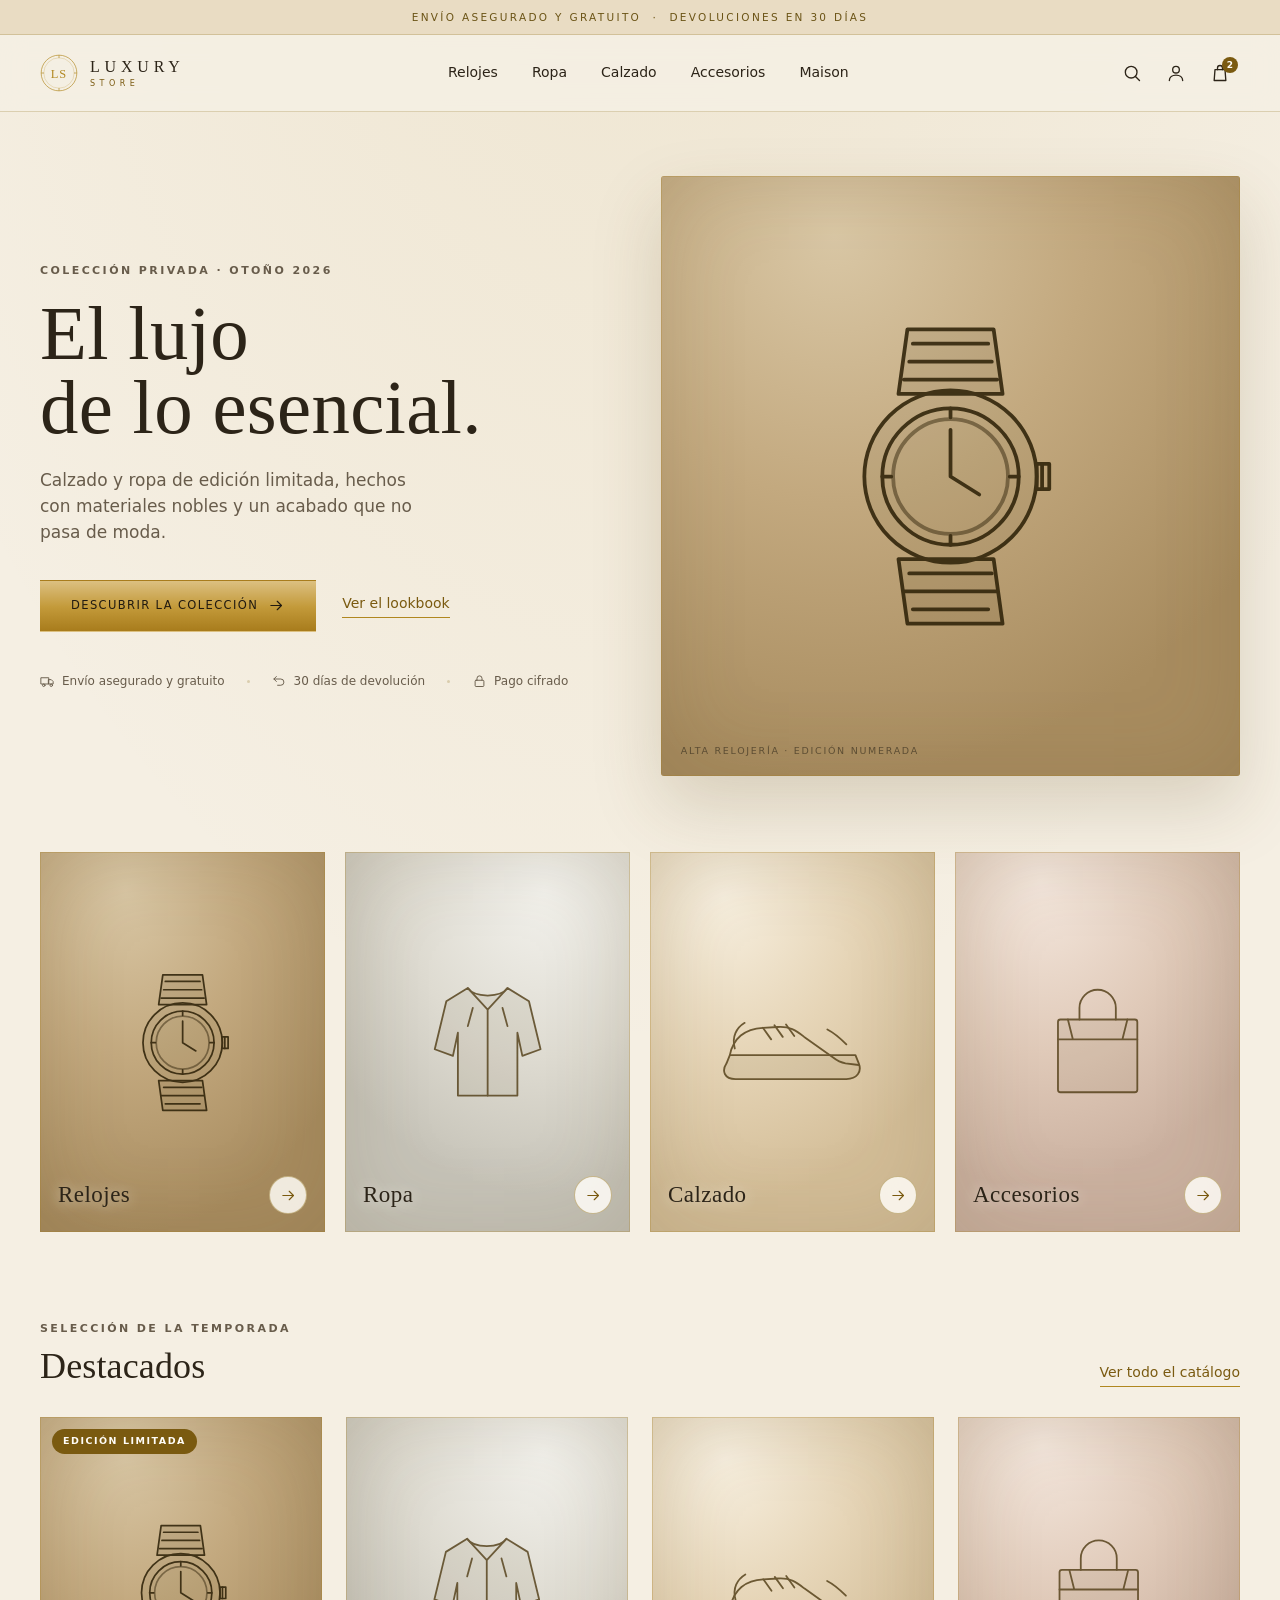
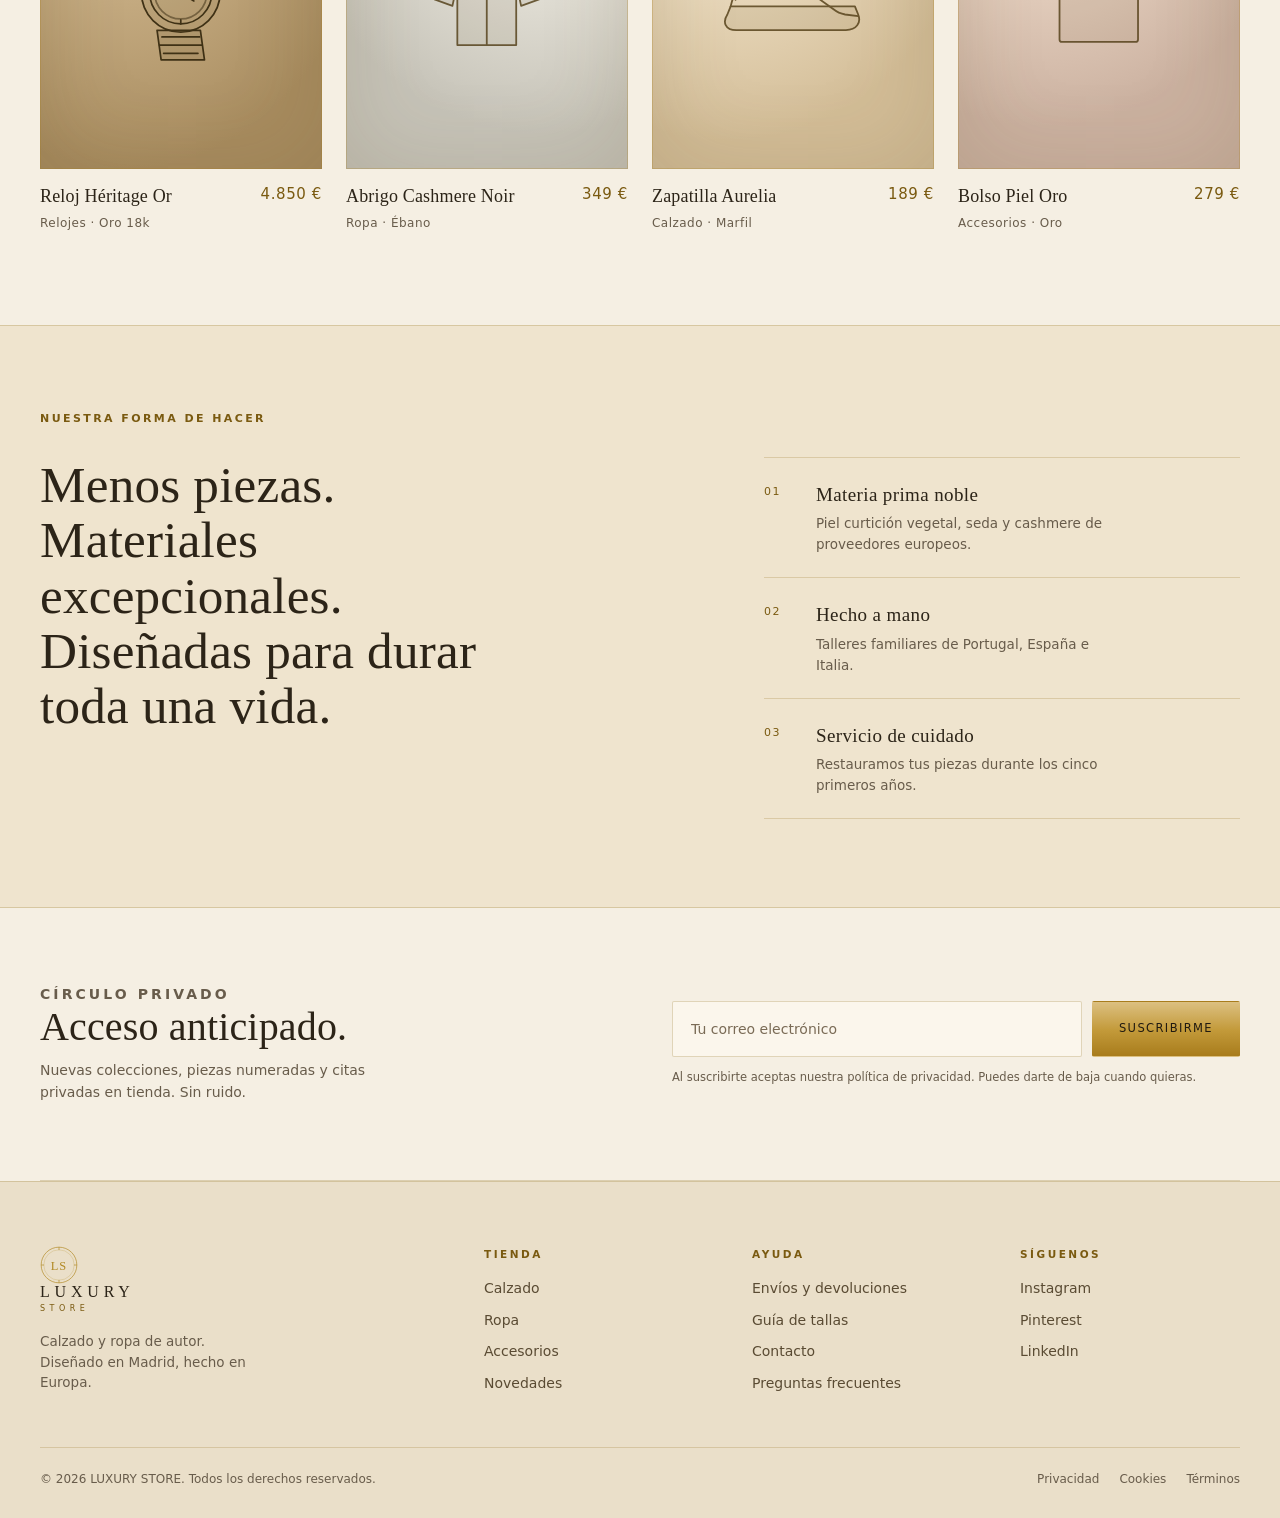
<file: index.html>
<!doctype html>
<html lang="es">
<head>
  <meta charset="utf-8">
  <meta name="viewport" content="width=device-width, initial-scale=1">
  <title>LUXURY STORE — Calzado y ropa de autor</title>
  <meta name="description" content="Calzado y ropa de edición limitada, hechos con materiales nobles y acabados artesanales. Envío asegurado y gratuito.">
  <link rel="stylesheet" href="assets/styles.css">
</head>
<body>

  <!-- ================= Símbolos ================= -->
  <svg width="0" height="0" style="position:absolute" aria-hidden="true" focusable="false">
    <defs>
      <symbol id="logo-mark" viewBox="0 0 52 52">
        <circle cx="26" cy="26" r="24.4" fill="none" stroke="currentColor" stroke-width=".9"/>
        <circle cx="26" cy="26" r="20.8" fill="none" stroke="currentColor" stroke-width=".45" opacity=".65"/>
        <path d="M26 1.6v4M26 46.4v4M1.6 26h4M46.4 26h4" stroke="currentColor" stroke-width=".9"/>
        <text x="26" y="32.2" text-anchor="middle" font-family="Bodoni MT, Didot, Georgia, serif" font-size="17" letter-spacing="1.4" fill="currentColor">LS</text>
      </symbol>
      <symbol id="watch" viewBox="0 0 200 200">
        <g fill="none" stroke="currentColor" stroke-width="2.1" stroke-linecap="round" stroke-linejoin="round">
          <path d="M76 18h48l5 36H71z" fill="currentColor" fill-opacity=".09"/>
          <path d="M71 146h53l5 36H76z" fill="currentColor" fill-opacity=".09"/>
          <path d="M79 26h42M77 36h46M74 46h52M77 154h46M74 164h52M79 174h42"/>
          <circle cx="100" cy="100" r="48" fill="currentColor" fill-opacity=".06"/>
          <circle cx="100" cy="100" r="38"/>
          <circle cx="100" cy="100" r="32" opacity=".55"/>
          <path d="M100 74v26l16 10"/>
          <path d="M100 62v5M138 100h-5M100 138v-5M62 100h5"/>
          <path d="M148 93h7v14h-7z"/>
          <path d="M151 93v14"/>
        </g>
      </symbol>
      <symbol id="sneaker" viewBox="0 0 200 140">
        <g fill="none" stroke="currentColor" stroke-width="2.2" stroke-linecap="round" stroke-linejoin="round">
          <path d="M20 96c-6 9-3 19 11 19h134c13 0 19-9 15-19l-4-10H24z" fill="currentColor" fill-opacity=".10"/>
          <path d="M24 86c4-20 18-32 40-33l18-1c14-1 22 4 32 12l35 25c5 4 9 6 15 7l16 2"/>
          <path d="M64 53l10 14M78 50l10 14M92 49l10 14"/>
          <path d="M142 55c8 4 15 10 23 18"/>
          <path d="M30 78c-4-14 2-25 12-31"/>
        </g>
      </symbol>
      <symbol id="boot" viewBox="0 0 200 200">
        <g fill="none" stroke="currentColor" stroke-width="2.2" stroke-linecap="round" stroke-linejoin="round">
          <path d="M68 26h46v78l28 16c8 5 10 14 8 24H46c-8 0-12-8-8-16l16-34V26z" fill="currentColor" fill-opacity=".10"/>
          <path d="M68 96h46M46 136h104M68 26h46"/>
          <path d="M84 40v40M98 40v30"/>
        </g>
      </symbol>
      <symbol id="coat" viewBox="0 0 200 200">
        <g fill="none" stroke="currentColor" stroke-width="2.2" stroke-linecap="round" stroke-linejoin="round">
          <path d="M76 34l-26 16-14 58 22 8 6-28v76h72V88l6 28 22-8-14-58-26-16c-8 12-40 12-48 0z" fill="currentColor" fill-opacity=".09"/>
          <path d="M76 34l24 26 24-26M100 60v104M82 58l-6 22M118 58l6 22"/>
        </g>
      </symbol>
      <symbol id="shirt" viewBox="0 0 200 200">
        <g fill="none" stroke="currentColor" stroke-width="2.2" stroke-linecap="round" stroke-linejoin="round">
          <path d="M74 34L46 48 36 84l24 8 6-18v90h68V74l6 18 24-8-12-36-28-14-22 18z" fill="currentColor" fill-opacity=".09"/>
          <path d="M74 34l26 20 26-20M100 54v110"/>
        </g>
      </symbol>
      <symbol id="trouser" viewBox="0 0 200 200">
        <g fill="none" stroke="currentColor" stroke-width="2.2" stroke-linecap="round" stroke-linejoin="round">
          <path d="M62 28h76v18l-4 126h-28l-6-92h-8l-6 92H58L62 46z" fill="currentColor" fill-opacity=".09"/>
          <path d="M62 46h76M100 46v34"/>
        </g>
      </symbol>
      <symbol id="bag" viewBox="0 0 200 200">
        <g fill="none" stroke="currentColor" stroke-width="2.2" stroke-linecap="round" stroke-linejoin="round">
          <rect x="52" y="72" width="96" height="88" rx="3" fill="currentColor" fill-opacity=".09"/>
          <path d="M78 72V58a22 22 0 0144 0v14"/>
          <path d="M52 96h96M64 72l6 24M136 72l-6 24"/>
        </g>
      </symbol>

      <symbol id="i-search" viewBox="0 0 24 24">
        <g fill="none" stroke="currentColor" stroke-width="1.6" stroke-linecap="round">
          <circle cx="11" cy="11" r="7"/><path d="M16.5 16.5L21 21"/>
        </g>
      </symbol>
      <symbol id="i-user" viewBox="0 0 24 24">
        <g fill="none" stroke="currentColor" stroke-width="1.6" stroke-linecap="round" stroke-linejoin="round">
          <circle cx="12" cy="8" r="4"/><path d="M4 21c0-4 3.6-6.5 8-6.5s8 2.5 8 6.5"/>
        </g>
      </symbol>
      <symbol id="i-bag" viewBox="0 0 24 24">
        <g fill="none" stroke="currentColor" stroke-width="1.6" stroke-linecap="round" stroke-linejoin="round">
          <path d="M6 8h12l1 13H5L6 8z"/><path d="M9 8V6a3 3 0 016 0v2"/>
        </g>
      </symbol>
      <symbol id="i-menu" viewBox="0 0 24 24">
        <g fill="none" stroke="currentColor" stroke-width="1.6" stroke-linecap="round">
          <path d="M3 7h18M3 12h18M3 17h18"/>
        </g>
      </symbol>
      <symbol id="i-arrow" viewBox="0 0 24 24">
        <g fill="none" stroke="currentColor" stroke-width="1.6" stroke-linecap="round" stroke-linejoin="round">
          <path d="M4 12h15"/><path d="M13 6l6 6-6 6"/>
        </g>
      </symbol>
      <symbol id="i-star" viewBox="0 0 24 24">
        <path fill="currentColor" d="M12 2.6l2.9 5.9 6.5.9-4.7 4.6 1.1 6.5-5.8-3.1-5.8 3.1 1.1-6.5L2.6 9.4l6.5-.9z"/>
      </symbol>
      <symbol id="i-truck" viewBox="0 0 24 24">
        <g fill="none" stroke="currentColor" stroke-width="1.5" stroke-linecap="round" stroke-linejoin="round">
          <path d="M2 6h12v10H2z"/><path d="M14 9h4l3 3v4h-7z"/>
          <circle cx="6" cy="18" r="2"/><circle cx="18" cy="18" r="2"/>
        </g>
      </symbol>
      <symbol id="i-return" viewBox="0 0 24 24">
        <g fill="none" stroke="currentColor" stroke-width="1.5" stroke-linecap="round" stroke-linejoin="round">
          <path d="M3 8h11a5 5 0 010 10H9"/><path d="M7 4L3 8l4 4"/>
        </g>
      </symbol>
      <symbol id="i-lock" viewBox="0 0 24 24">
        <g fill="none" stroke="currentColor" stroke-width="1.5" stroke-linecap="round" stroke-linejoin="round">
          <rect x="5" y="10" width="14" height="10" rx="1.5"/><path d="M8 10V7a4 4 0 018 0v3"/>
        </g>
      </symbol>
      <symbol id="i-check" viewBox="0 0 24 24">
        <path fill="none" stroke="currentColor" stroke-width="1.8" stroke-linecap="round" stroke-linejoin="round" d="M4 12l5 5L20 6"/>
      </symbol>
      <symbol id="i-heart" viewBox="0 0 24 24">
        <path fill="none" stroke="currentColor" stroke-width="1.5" stroke-linejoin="round" d="M12 20s-7-4.5-7-9a3.8 3.8 0 017-2 3.8 3.8 0 017 2c0 4.5-7 9-7 9z"/>
      </symbol>
      <symbol id="i-grid" viewBox="0 0 24 24">
        <g fill="none" stroke="currentColor" stroke-width="1.5" stroke-linecap="round">
          <path d="M4 6h16M7 12h10M10 18h4"/>
        </g>
      </symbol>
      <symbol id="i-close" viewBox="0 0 24 24">
        <g fill="none" stroke="currentColor" stroke-width="1.6" stroke-linecap="round">
          <path d="M6 6l12 12M18 6L6 18"/>
        </g>
      </symbol>
    </defs>
  </svg>

  <div class="topbar">Envío asegurado y gratuito &nbsp;·&nbsp; Devoluciones en 30 días</div>

  <header class="nav">
    <div class="container nav__inner">
      <a class="logo" href="index.html" aria-label="Luxury Store, inicio">
        <svg class="logo__mark" aria-hidden="true"><use href="#logo-mark"/></svg>
        <span class="logo__word"><b>Luxury</b><small>Store</small></span>
      </a>
      <nav class="nav__menu" aria-label="Principal">
        <a href="catalogo.html">Relojes</a>
        <a href="catalogo.html">Ropa</a>
        <a href="catalogo.html">Calzado</a>
        <a href="catalogo.html">Accesorios</a>
        <a href="catalogo.html">Maison</a>
      </nav>
      <div class="nav__actions">
        <button class="icon-btn" aria-label="Buscar">
          <svg width="20" height="20"><use href="#i-search"/></svg>
        </button>
        <a class="icon-btn" href="#" aria-label="Mi cuenta">
          <svg width="20" height="20"><use href="#i-user"/></svg>
        </a>
        <a class="icon-btn" href="checkout.html" aria-label="Bolsa de compra, 2 artículos">
          <svg width="20" height="20"><use href="#i-bag"/></svg>
          <span class="cart-count">2</span>
        </a>
        <button class="icon-btn icon-btn--menu" aria-label="Abrir menú">
          <svg width="22" height="22"><use href="#i-menu"/></svg>
        </button>
      </div>
    </div>
  </header>

  <main>
    <!-- ================= Portada ================= -->
    <section class="container hero">
      <div>
        <p class="eyebrow">Colección privada · Otoño 2026</p>
        <h1>El lujo<br>de lo esencial.</h1>
        <p class="lede">Calzado y ropa de edición limitada, hechos con materiales nobles y un acabado que no pasa de moda.</p>
        <div class="hero__cta">
          <a class="btn btn--dark" href="catalogo.html">
            Descubrir la colección
            <svg width="17" height="17"><use href="#i-arrow"/></svg>
          </a>
          <a class="link-arrow" href="#destacados">Ver el lookbook</a>
        </div>
        <ul class="hero__meta">
          <li><svg width="15" height="15"><use href="#i-truck"/></svg> Envío asegurado y gratuito</li>
          <li><svg width="15" height="15"><use href="#i-return"/></svg> 30 días de devolución</li>
          <li><svg width="15" height="15"><use href="#i-lock"/></svg> Pago cifrado</li>
        </ul>
      </div>

      <div class="hero__media media tone-charcoal">
        <svg class="art" viewBox="0 0 200 200" aria-hidden="true"><use href="#watch"/></svg>
        <span class="media-tag">Alta relojería · Edición numerada</span>
      </div>
    </section>

    <!-- ================= Categorías ================= -->
    <section class="container cats" aria-label="Categorías">
      <a class="cat media tone-charcoal" href="catalogo.html">
        <svg class="art" viewBox="0 0 200 200" aria-hidden="true"><use href="#watch"/></svg>
        <div class="cat__label">
          <h3>Relojes</h3>
          <span><svg width="17" height="17"><use href="#i-arrow"/></svg></span>
        </div>
      </a>
      <a class="cat media tone-stone" href="catalogo.html">
        <svg class="art" viewBox="0 0 200 200" aria-hidden="true"><use href="#coat"/></svg>
        <div class="cat__label">
          <h3>Ropa</h3>
          <span><svg width="17" height="17"><use href="#i-arrow"/></svg></span>
        </div>
      </a>
      <a class="cat media tone-sand" href="catalogo.html">
        <svg class="art" viewBox="0 0 200 140" aria-hidden="true"><use href="#sneaker"/></svg>
        <div class="cat__label">
          <h3>Calzado</h3>
          <span><svg width="17" height="17"><use href="#i-arrow"/></svg></span>
        </div>
      </a>
      <a class="cat media tone-clay" href="catalogo.html">
        <svg class="art" viewBox="0 0 200 200" aria-hidden="true"><use href="#bag"/></svg>
        <div class="cat__label">
          <h3>Accesorios</h3>
          <span><svg width="17" height="17"><use href="#i-arrow"/></svg></span>
        </div>
      </a>
    </section>

    <!-- ================= Destacados ================= -->
    <section class="container section" id="destacados">
      <div class="section-head">
        <div>
          <p class="eyebrow">Selección de la temporada</p>
          <h2>Destacados</h2>
        </div>
        <a class="link-arrow" href="catalogo.html">Ver todo el catálogo</a>
      </div>

      <div class="grid-4">
        <a class="product" href="producto.html">
          <div class="product__media media tone-charcoal">
            <span class="product__badge">Edición limitada</span>
            <svg class="art" viewBox="0 0 200 200" aria-hidden="true"><use href="#watch"/></svg>
          </div>
          <div class="product__info">
            <div>
              <div class="product__name">Reloj Héritage Or</div>
              <div class="product__cat">Relojes · Oro 18k</div>
            </div>
            <div class="product__price">4.850 €</div>
          </div>
        </a>

        <a class="product" href="producto.html">
          <div class="product__media media tone-stone">
            <svg class="art" viewBox="0 0 200 200" aria-hidden="true"><use href="#coat"/></svg>
          </div>
          <div class="product__info">
            <div>
              <div class="product__name">Abrigo Cashmere Noir</div>
              <div class="product__cat">Ropa · Ébano</div>
            </div>
            <div class="product__price">349 €</div>
          </div>
        </a>

        <a class="product" href="producto.html">
          <div class="product__media media tone-sand">
            <svg class="art" viewBox="0 0 200 140" aria-hidden="true"><use href="#sneaker"/></svg>
          </div>
          <div class="product__info">
            <div>
              <div class="product__name">Zapatilla Aurelia</div>
              <div class="product__cat">Calzado · Marfil</div>
            </div>
            <div class="product__price">189 €</div>
          </div>
        </a>

        <a class="product" href="producto.html">
          <div class="product__media media tone-clay">
            <svg class="art" viewBox="0 0 200 200" aria-hidden="true"><use href="#bag"/></svg>
          </div>
          <div class="product__info">
            <div>
              <div class="product__name">Bolso Piel Oro</div>
              <div class="product__cat">Accesorios · Oro</div>
            </div>
            <div class="product__price">279 €</div>
          </div>
        </a>
      </div>
    </section>

    <!-- ================= Manifiesto ================= -->
    <section class="manifesto">
      <div class="container">
        <p class="eyebrow">Nuestra forma de hacer</p>
        <div class="manifesto__grid">
          <p class="manifesto__quote">Menos piezas. Materiales excepcionales. Diseñadas para durar toda una vida.</p>
          <ul class="manifesto__list">
            <li>
              <b>01</b>
              <div>
                <strong>Materia prima noble</strong>
                <p>Piel curtición vegetal, seda y cashmere de proveedores europeos.</p>
              </div>
            </li>
            <li>
              <b>02</b>
              <div>
                <strong>Hecho a mano</strong>
                <p>Talleres familiares de Portugal, España e Italia.</p>
              </div>
            </li>
            <li>
              <b>03</b>
              <div>
                <strong>Servicio de cuidado</strong>
                <p>Restauramos tus piezas durante los cinco primeros años.</p>
              </div>
            </li>
          </ul>
        </div>
      </div>
    </section>

    <!-- ================= Newsletter ================= -->
    <section class="container newsletter">
      <div>
        <p class="eyebrow">Círculo privado</p>
        <h2>Acceso anticipado.</h2>
        <p>Nuevas colecciones, piezas numeradas y citas privadas en tienda. Sin ruido.</p>
      </div>
      <div>
        <form class="newsletter__form" action="#" method="post">
          <label for="newsletter-email" style="position:absolute;width:1px;height:1px;overflow:hidden;clip:rect(0 0 0 0)">Tu correo electrónico</label>
          <input id="newsletter-email" type="email" name="email" placeholder="Tu correo electrónico" required>
          <button class="btn btn--dark" type="submit">Suscribirme</button>
        </form>
        <small>Al suscribirte aceptas nuestra política de privacidad. Puedes darte de baja cuando quieras.</small>
      </div>
    </section>
  </main>

  <!-- ================= Footer ================= -->
  <footer class="footer">
    <div class="container">
      <div class="footer__grid">
        <div>
          <a class="logo" href="index.html" aria-label="Luxury Store, inicio">
            <svg class="logo__mark" aria-hidden="true"><use href="#logo-mark"/></svg>
            <span class="logo__word"><b>Luxury</b><small>Store</small></span>
          </a>
          <p class="footer__tagline">Calzado y ropa de autor. Diseñado en Madrid, hecho en Europa.</p>
        </div>
        <div>
          <h4>Tienda</h4>
          <ul class="footer__links">
            <li><a href="catalogo.html">Calzado</a></li>
            <li><a href="catalogo.html">Ropa</a></li>
            <li><a href="catalogo.html">Accesorios</a></li>
            <li><a href="catalogo.html">Novedades</a></li>
          </ul>
        </div>
        <div>
          <h4>Ayuda</h4>
          <ul class="footer__links">
            <li><a href="#">Envíos y devoluciones</a></li>
            <li><a href="#">Guía de tallas</a></li>
            <li><a href="#">Contacto</a></li>
            <li><a href="#">Preguntas frecuentes</a></li>
          </ul>
        </div>
        <div>
          <h4>Síguenos</h4>
          <ul class="footer__links">
            <li><a href="#">Instagram</a></li>
            <li><a href="#">Pinterest</a></li>
            <li><a href="#">LinkedIn</a></li>
          </ul>
        </div>
      </div>
      <div class="footer__bottom">
        <span>© 2026 LUXURY STORE. Todos los derechos reservados.</span>
        <nav aria-label="Legal">
          <a href="#">Privacidad</a>
          <a href="#">Cookies</a>
          <a href="#">Términos</a>
        </nav>
      </div>
    </div>
  </footer>

</body>
</html>
</file>
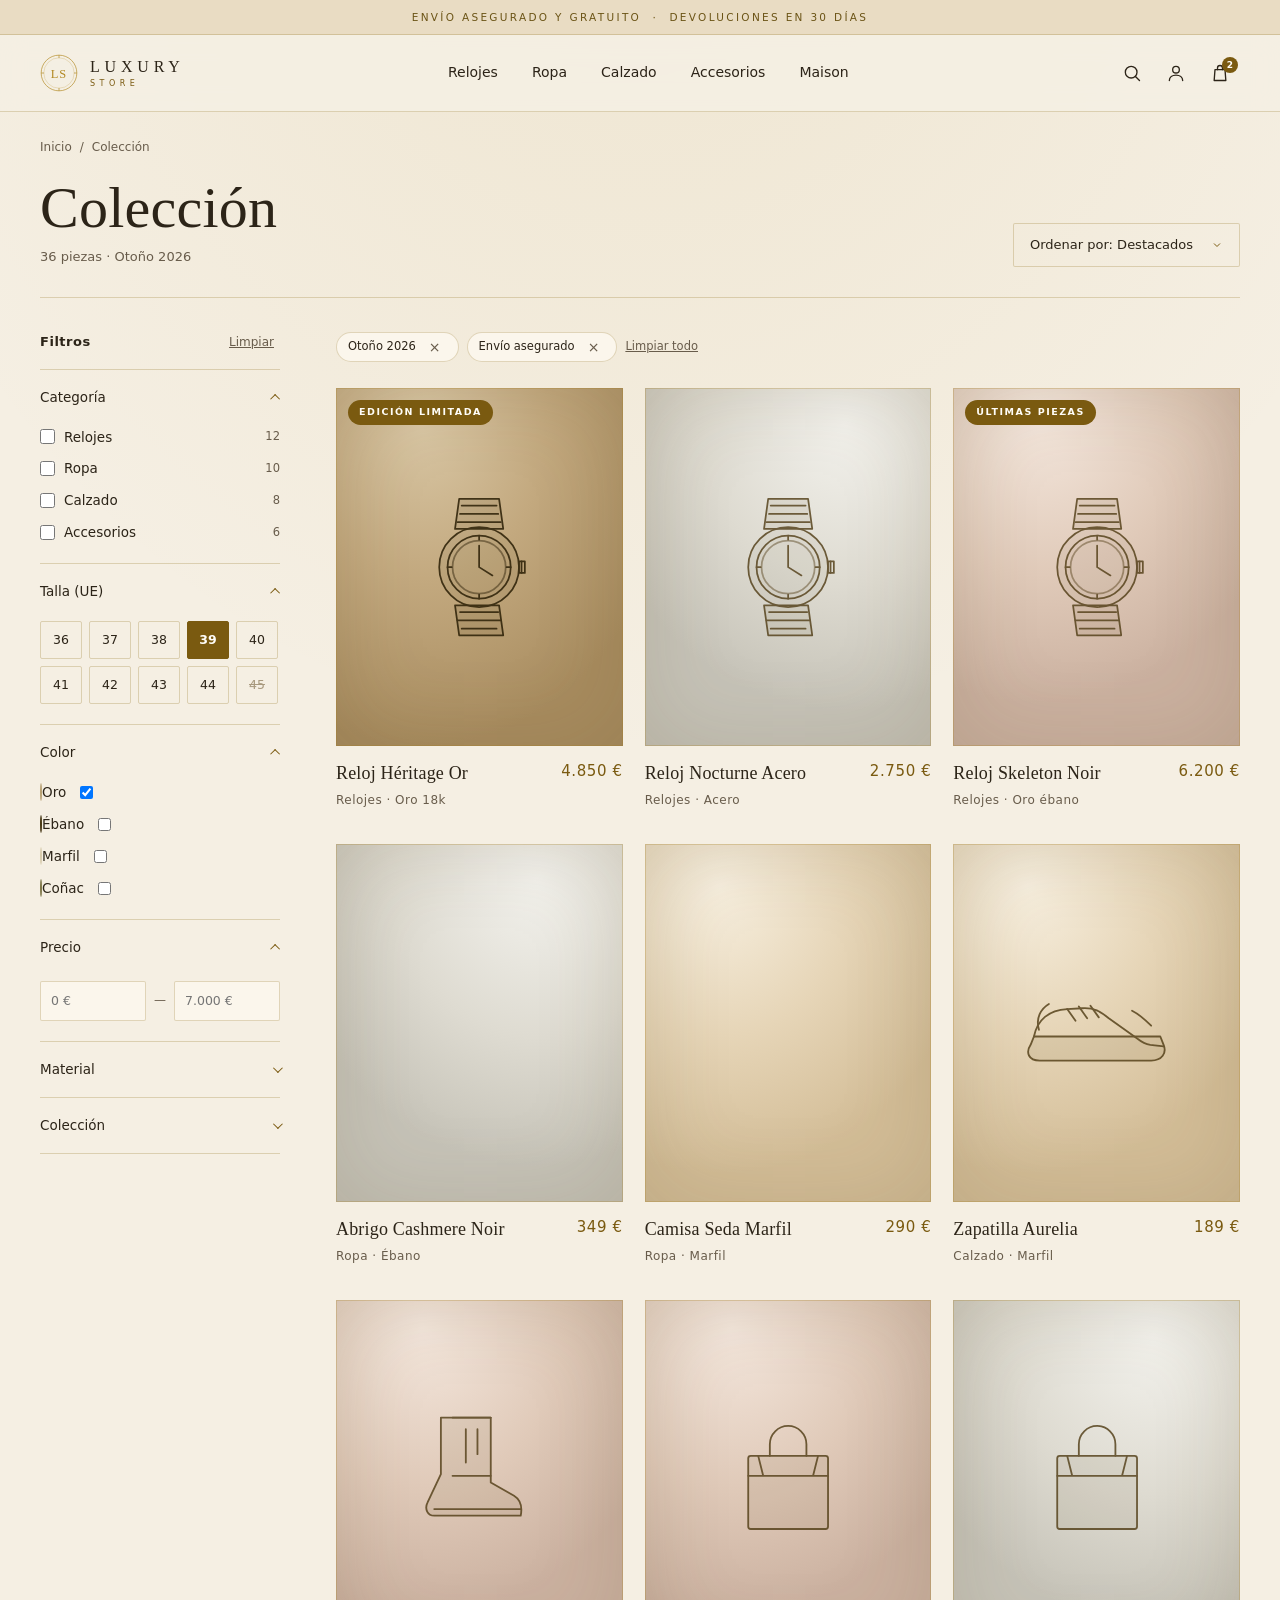
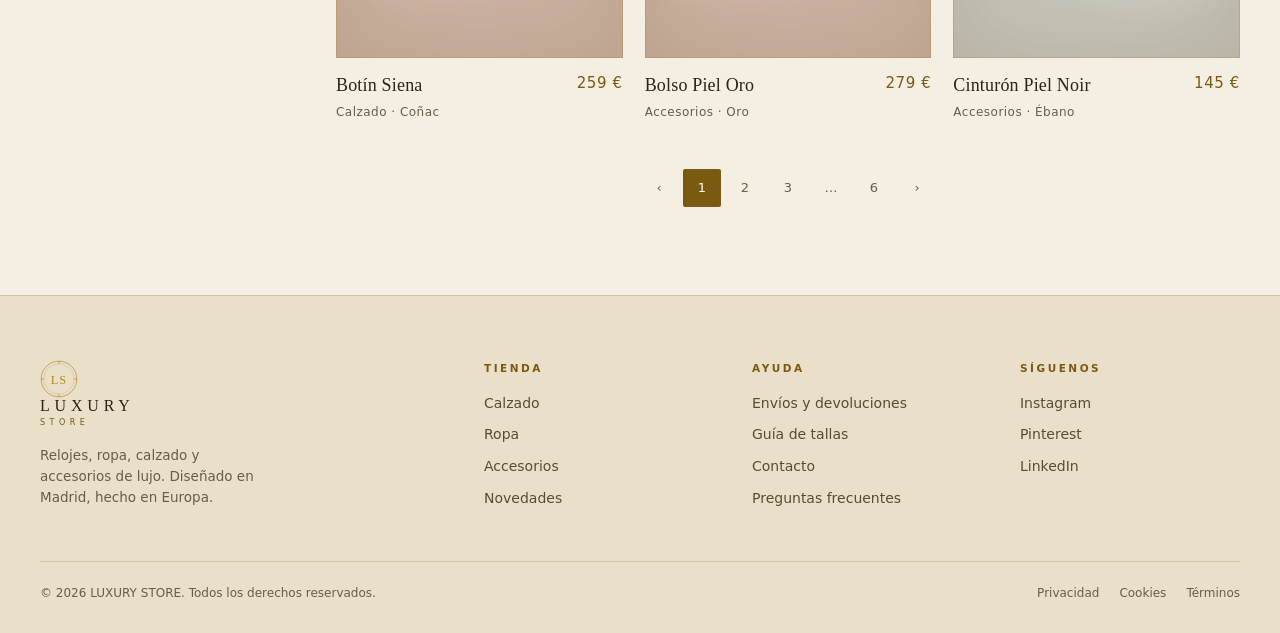
<file: catalogo.html>
<!doctype html>
<html lang="es">
<head>
  <meta charset="utf-8">
  <meta name="viewport" content="width=device-width, initial-scale=1">
  <title>Calzado — LUXURY STORE</title>
  <meta name="description" content="Colección de calzado LUXURY STORE: zapatillas, botines y mocasines de piel, seda y lino.">
  <link rel="stylesheet" href="assets/styles.css">
</head>
<body>

  <!-- ================= Símbolos ================= -->
  <svg width="0" height="0" style="position:absolute" aria-hidden="true" focusable="false">
    <defs>
      <symbol id="logo-mark" viewBox="0 0 52 52">
        <circle cx="26" cy="26" r="24.4" fill="none" stroke="currentColor" stroke-width=".9"/>
        <circle cx="26" cy="26" r="20.8" fill="none" stroke="currentColor" stroke-width=".45" opacity=".65"/>
        <path d="M26 1.6v4M26 46.4v4M1.6 26h4M46.4 26h4" stroke="currentColor" stroke-width=".9"/>
        <text x="26" y="32.2" text-anchor="middle" font-family="Bodoni MT, Didot, Georgia, serif" font-size="17" letter-spacing="1.4" fill="currentColor">LS</text>
      </symbol>
      <symbol id="watch" viewBox="0 0 200 200">
        <g fill="none" stroke="currentColor" stroke-width="2.1" stroke-linecap="round" stroke-linejoin="round">
          <path d="M76 18h48l5 36H71z" fill="currentColor" fill-opacity=".09"/>
          <path d="M71 146h53l5 36H76z" fill="currentColor" fill-opacity=".09"/>
          <path d="M79 26h42M77 36h46M74 46h52M77 154h46M74 164h52M79 174h42"/>
          <circle cx="100" cy="100" r="48" fill="currentColor" fill-opacity=".06"/>
          <circle cx="100" cy="100" r="38"/>
          <circle cx="100" cy="100" r="32" opacity=".55"/>
          <path d="M100 74v26l16 10"/>
          <path d="M100 62v5M138 100h-5M100 138v-5M62 100h5"/>
          <path d="M148 93h7v14h-7z"/>
          <path d="M151 93v14"/>
        </g>
      </symbol>
      <symbol id="sneaker" viewBox="0 0 200 140">
        <g fill="none" stroke="currentColor" stroke-width="2.2" stroke-linecap="round" stroke-linejoin="round">
          <path d="M20 96c-6 9-3 19 11 19h134c13 0 19-9 15-19l-4-10H24z" fill="currentColor" fill-opacity=".10"/>
          <path d="M24 86c4-20 18-32 40-33l18-1c14-1 22 4 32 12l35 25c5 4 9 6 15 7l16 2"/>
          <path d="M64 53l10 14M78 50l10 14M92 49l10 14"/>
          <path d="M142 55c8 4 15 10 23 18"/>
          <path d="M30 78c-4-14 2-25 12-31"/>
        </g>
      </symbol>
      <symbol id="boot" viewBox="0 0 200 200">
        <g fill="none" stroke="currentColor" stroke-width="2.2" stroke-linecap="round" stroke-linejoin="round">
          <path d="M68 26h46v78l28 16c8 5 10 14 8 24H46c-8 0-12-8-8-16l16-34V26z" fill="currentColor" fill-opacity=".10"/>
          <path d="M68 96h46M46 136h104M68 26h46"/>
          <path d="M84 40v40M98 40v30"/>
        </g>
      </symbol>
      <symbol id="bag" viewBox="0 0 200 200">
        <g fill="none" stroke="currentColor" stroke-width="2.2" stroke-linecap="round" stroke-linejoin="round">
          <rect x="52" y="72" width="96" height="88" rx="3" fill="currentColor" fill-opacity=".09"/>
          <path d="M78 72V58a22 22 0 0144 0v14"/>
          <path d="M52 96h96M64 72l6 24M136 72l-6 24"/>
        </g>
      </symbol>

      <symbol id="i-search" viewBox="0 0 24 24">
        <g fill="none" stroke="currentColor" stroke-width="1.6" stroke-linecap="round">
          <circle cx="11" cy="11" r="7"/><path d="M16.5 16.5L21 21"/>
        </g>
      </symbol>
      <symbol id="i-user" viewBox="0 0 24 24">
        <g fill="none" stroke="currentColor" stroke-width="1.6" stroke-linecap="round" stroke-linejoin="round">
          <circle cx="12" cy="8" r="4"/><path d="M4 21c0-4 3.6-6.5 8-6.5s8 2.5 8 6.5"/>
        </g>
      </symbol>
      <symbol id="i-bag" viewBox="0 0 24 24">
        <g fill="none" stroke="currentColor" stroke-width="1.6" stroke-linecap="round" stroke-linejoin="round">
          <path d="M6 8h12l1 13H5L6 8z"/><path d="M9 8V6a3 3 0 016 0v2"/>
        </g>
      </symbol>
      <symbol id="i-menu" viewBox="0 0 24 24">
        <g fill="none" stroke="currentColor" stroke-width="1.6" stroke-linecap="round">
          <path d="M3 7h18M3 12h18M3 17h18"/>
        </g>
      </symbol>
      <symbol id="i-arrow" viewBox="0 0 24 24">
        <g fill="none" stroke="currentColor" stroke-width="1.6" stroke-linecap="round" stroke-linejoin="round">
          <path d="M4 12h15"/><path d="M13 6l6 6-6 6"/>
        </g>
      </symbol>
      <symbol id="i-truck" viewBox="0 0 24 24">
        <g fill="none" stroke="currentColor" stroke-width="1.5" stroke-linecap="round" stroke-linejoin="round">
          <path d="M2 6h12v10H2z"/><path d="M14 9h4l3 3v4h-7z"/>
          <circle cx="6" cy="18" r="2"/><circle cx="18" cy="18" r="2"/>
        </g>
      </symbol>
      <symbol id="i-return" viewBox="0 0 24 24">
        <g fill="none" stroke="currentColor" stroke-width="1.5" stroke-linecap="round" stroke-linejoin="round">
          <path d="M3 8h11a5 5 0 010 10H9"/><path d="M7 4L3 8l4 4"/>
        </g>
      </symbol>
      <symbol id="i-lock" viewBox="0 0 24 24">
        <g fill="none" stroke="currentColor" stroke-width="1.5" stroke-linecap="round" stroke-linejoin="round">
          <rect x="5" y="10" width="14" height="10" rx="1.5"/><path d="M8 10V7a4 4 0 018 0v3"/>
        </g>
      </symbol>
      <symbol id="i-grid" viewBox="0 0 24 24">
        <g fill="none" stroke="currentColor" stroke-width="1.5" stroke-linecap="round">
          <path d="M4 6h16M7 12h10M10 18h4"/>
        </g>
      </symbol>
      <symbol id="i-close" viewBox="0 0 24 24">
        <g fill="none" stroke="currentColor" stroke-width="1.6" stroke-linecap="round">
          <path d="M6 6l12 12M18 6L6 18"/>
        </g>
      </symbol>
    </defs>
  </svg>

  <div class="topbar">Envío asegurado y gratuito &nbsp;·&nbsp; Devoluciones en 30 días</div>

  <header class="nav">
    <div class="container nav__inner">
      <a class="logo" href="index.html" aria-label="Luxury Store, inicio">
        <svg class="logo__mark" aria-hidden="true"><use href="#logo-mark"/></svg>
        <span class="logo__word"><b>Luxury</b><small>Store</small></span>
      </a>
      <nav class="nav__menu" aria-label="Principal">
        <a href="catalogo.html">Relojes</a>
        <a href="catalogo.html">Ropa</a>
        <a href="catalogo.html" aria-current="page">Calzado</a>
        <a href="catalogo.html">Accesorios</a>
        <a href="catalogo.html">Maison</a>
      </nav>
      <div class="nav__actions">
        <button class="icon-btn" aria-label="Buscar">
          <svg width="20" height="20"><use href="#i-search"/></svg>
        </button>
        <a class="icon-btn" href="#" aria-label="Mi cuenta">
          <svg width="20" height="20"><use href="#i-user"/></svg>
        </a>
        <a class="icon-btn" href="checkout.html" aria-label="Bolsa de compra, 2 artículos">
          <svg width="20" height="20"><use href="#i-bag"/></svg>
          <span class="cart-count">2</span>
        </a>
        <button class="icon-btn icon-btn--menu" aria-label="Abrir menú">
          <svg width="22" height="22"><use href="#i-menu"/></svg>
        </button>
      </div>
    </div>
  </header>

  <main class="container">
    <nav class="crumbs" aria-label="Migas de pan">
      <a href="index.html">Inicio</a>
      <span>/</span>
      <span>Colección</span>
    </nav>

    <div class="page-head">
      <div>
        <h1>Colección</h1>
        <p class="page-head__meta">36 piezas · Otoño 2026</p>
      </div>
      <label>
        <span style="position:absolute;width:1px;height:1px;overflow:hidden;clip:rect(0 0 0 0)">Ordenar por</span>
        <select class="select">
          <option>Ordenar por: Destacados</option>
          <option>Precio: de menor a mayor</option>
          <option>Precio: de mayor a menor</option>
          <option>Novedades</option>
        </select>
      </label>
    </div>

    <div class="catalog">
      <!-- ================= Filtros ================= -->
      <aside class="filters" aria-label="Filtros">
        <div class="filters__head">
          <strong>Filtros</strong>
          <button type="button">Limpiar</button>
        </div>

        <details class="filter" open>
          <summary>Categoría</summary>
          <div class="filter__body">
            <label class="check"><span><input type="checkbox"> Relojes</span><small>12</small></label>
            <label class="check"><span><input type="checkbox"> Ropa</span><small>10</small></label>
            <label class="check"><span><input type="checkbox"> Calzado</span><small>8</small></label>
            <label class="check"><span><input type="checkbox"> Accesorios</span><small>6</small></label>
          </div>
        </details>

        <details class="filter" open>
          <summary>Talla (UE)</summary>
          <div class="filter__body">
            <div class="chips">
              <button class="chip" type="button">36</button>
              <button class="chip" type="button">37</button>
              <button class="chip" type="button">38</button>
              <button class="chip is-active" type="button">39</button>
              <button class="chip" type="button">40</button>
              <button class="chip" type="button">41</button>
              <button class="chip" type="button">42</button>
              <button class="chip" type="button">43</button>
              <button class="chip" type="button">44</button>
              <button class="chip" type="button" disabled>45</button>
            </div>
          </div>
        </details>

        <details class="filter" open>
          <summary>Color</summary>
          <div class="filter__body">
            <label class="swatch-row">
              <span><i class="swatch-dot swatch-dot--sand"></i> Oro</span>
              <input type="checkbox" checked aria-label="Oro">
            </label>
            <label class="swatch-row">
              <span><i class="swatch-dot swatch-dot--black"></i> Ébano</span>
              <input type="checkbox" aria-label="Ébano">
            </label>
            <label class="swatch-row">
              <span><i class="swatch-dot swatch-dot--white"></i> Marfil</span>
              <input type="checkbox" aria-label="Marfil">
            </label>
            <label class="swatch-row">
              <span><i class="swatch-dot swatch-dot--olive"></i> Coñac</span>
              <input type="checkbox" aria-label="Coñac">
            </label>
          </div>
        </details>

        <details class="filter" open>
          <summary>Precio</summary>
          <div class="filter__body">
            <div class="price-inputs">
              <input type="number" placeholder="0 €" aria-label="Precio mínimo">
              <span>—</span>
              <input type="number" placeholder="7.000 €" aria-label="Precio máximo">
            </div>
          </div>
        </details>

        <details class="filter">
          <summary>Material</summary>
          <div class="filter__body">
            <label class="check"><span><input type="checkbox"> Piel</span><small>14</small></label>
            <label class="check"><span><input type="checkbox"> Seda</span><small>6</small></label>
            <label class="check"><span><input type="checkbox"> Cashmere</span><small>4</small></label>
            <label class="check"><span><input type="checkbox"> Acero y oro</span><small>12</small></label>
          </div>
        </details>

        <details class="filter">
          <summary>Colección</summary>
          <div class="filter__body">
            <label class="check"><span><input type="checkbox"> Otoño 2026</span><small>32</small></label>
            <label class="check"><span><input type="checkbox"> Edición limitada</span><small>9</small></label>
            <label class="check"><span><input type="checkbox"> Iconos</span><small>6</small></label>
          </div>
        </details>
      </aside>

      <!-- ================= Resultados ================= -->
      <section aria-label="Productos">
        <div class="toolbar">
          <div class="active-filters">
            <button class="filters-toggle" type="button">
              <svg width="16" height="16"><use href="#i-grid"/></svg> Filtros
            </button>
            <span class="pill"><b>Otoño 2026</b> <button type="button" aria-label="Quitar filtro colección">&times;</button></span>
            <span class="pill"><b>Envío asegurado</b> <button type="button" aria-label="Quitar filtro envío">&times;</button></span>
            <a href="catalogo.html">Limpiar todo</a>
          </div>
          <span class="toolbar__count">36 piezas</span>
        </div>

        <div class="grid-3">
          <a class="product" href="producto.html">
            <div class="product__media media tone-charcoal">
              <span class="product__badge">Edición limitada</span>
              <svg class="art" viewBox="0 0 200 200" aria-hidden="true"><use href="#watch"/></svg>
            </div>
            <div class="product__info">
              <div>
                <div class="product__name">Reloj Héritage Or</div>
                <div class="product__cat">Relojes · Oro 18k</div>
              </div>
              <div class="product__price">4.850 €</div>
            </div>
          </a>

          <a class="product" href="producto.html">
            <div class="product__media media tone-stone">
              <svg class="art" viewBox="0 0 200 200" aria-hidden="true"><use href="#watch"/></svg>
            </div>
            <div class="product__info">
              <div>
                <div class="product__name">Reloj Nocturne Acero</div>
                <div class="product__cat">Relojes · Acero</div>
              </div>
              <div class="product__price">2.750 €</div>
            </div>
          </a>

          <a class="product" href="producto.html">
            <div class="product__media media tone-clay">
              <span class="product__badge">Últimas piezas</span>
              <svg class="art" viewBox="0 0 200 200" aria-hidden="true"><use href="#watch"/></svg>
            </div>
            <div class="product__info">
              <div>
                <div class="product__name">Reloj Skeleton Noir</div>
                <div class="product__cat">Relojes · Oro ébano</div>
              </div>
              <div class="product__price">6.200 €</div>
            </div>
          </a>

          <a class="product" href="producto.html">
            <div class="product__media media tone-stone">
              <svg class="art" viewBox="0 0 200 200" aria-hidden="true"><use href="#coat"/></svg>
            </div>
            <div class="product__info">
              <div>
                <div class="product__name">Abrigo Cashmere Noir</div>
                <div class="product__cat">Ropa · Ébano</div>
              </div>
              <div class="product__price">349 €</div>
            </div>
          </a>

          <a class="product" href="producto.html">
            <div class="product__media media tone-sand">
              <svg class="art" viewBox="0 0 200 200" aria-hidden="true"><use href="#shirt"/></svg>
            </div>
            <div class="product__info">
              <div>
                <div class="product__name">Camisa Seda Marfil</div>
                <div class="product__cat">Ropa · Marfil</div>
              </div>
              <div class="product__price">290 €</div>
            </div>
          </a>

          <a class="product" href="producto.html">
            <div class="product__media media tone-sand">
              <svg class="art" viewBox="0 0 200 140" aria-hidden="true"><use href="#sneaker"/></svg>
            </div>
            <div class="product__info">
              <div>
                <div class="product__name">Zapatilla Aurelia</div>
                <div class="product__cat">Calzado · Marfil</div>
              </div>
              <div class="product__price">189 €</div>
            </div>
          </a>

          <a class="product" href="producto.html">
            <div class="product__media media tone-clay">
              <svg class="art" viewBox="0 0 200 200" aria-hidden="true"><use href="#boot"/></svg>
            </div>
            <div class="product__info">
              <div>
                <div class="product__name">Botín Siena</div>
                <div class="product__cat">Calzado · Coñac</div>
              </div>
              <div class="product__price">259 €</div>
            </div>
          </a>

          <a class="product" href="producto.html">
            <div class="product__media media tone-clay">
              <svg class="art" viewBox="0 0 200 200" aria-hidden="true"><use href="#bag"/></svg>
            </div>
            <div class="product__info">
              <div>
                <div class="product__name">Bolso Piel Oro</div>
                <div class="product__cat">Accesorios · Oro</div>
              </div>
              <div class="product__price">279 €</div>
            </div>
          </a>

          <a class="product" href="producto.html">
            <div class="product__media media tone-stone">
              <svg class="art" viewBox="0 0 200 200" aria-hidden="true"><use href="#bag"/></svg>
            </div>
            <div class="product__info">
              <div>
                <div class="product__name">Cinturón Piel Noir</div>
                <div class="product__cat">Accesorios · Ébano</div>
              </div>
              <div class="product__price">145 €</div>
            </div>
          </a>
        </div>

        <nav class="pagination" aria-label="Paginación">
          <a href="#" aria-label="Página anterior">&lsaquo;</a>
          <span class="is-current" aria-current="page">1</span>
          <a href="#">2</a>
          <a href="#">3</a>
          <span class="gap">…</span>
          <a href="#">6</a>
          <a href="#" aria-label="Página siguiente">&rsaquo;</a>
        </nav>
      </section>
    </div>
  </main>

  <footer class="footer">
    <div class="container">
      <div class="footer__grid">
        <div>
          <a class="logo" href="index.html" aria-label="Luxury Store, inicio">
            <svg class="logo__mark" aria-hidden="true"><use href="#logo-mark"/></svg>
            <span class="logo__word"><b>Luxury</b><small>Store</small></span>
          </a>
          <p class="footer__tagline">Relojes, ropa, calzado y accesorios de lujo. Diseñado en Madrid, hecho en Europa.</p>
        </div>
        <div>
          <h4>Tienda</h4>
          <ul class="footer__links">
            <li><a href="catalogo.html">Calzado</a></li>
            <li><a href="catalogo.html">Ropa</a></li>
            <li><a href="catalogo.html">Accesorios</a></li>
            <li><a href="catalogo.html">Novedades</a></li>
          </ul>
        </div>
        <div>
          <h4>Ayuda</h4>
          <ul class="footer__links">
            <li><a href="#">Envíos y devoluciones</a></li>
            <li><a href="#">Guía de tallas</a></li>
            <li><a href="#">Contacto</a></li>
            <li><a href="#">Preguntas frecuentes</a></li>
          </ul>
        </div>
        <div>
          <h4>Síguenos</h4>
          <ul class="footer__links">
            <li><a href="#">Instagram</a></li>
            <li><a href="#">Pinterest</a></li>
            <li><a href="#">LinkedIn</a></li>
          </ul>
        </div>
      </div>
      <div class="footer__bottom">
        <span>© 2026 LUXURY STORE. Todos los derechos reservados.</span>
        <nav aria-label="Legal">
          <a href="#">Privacidad</a>
          <a href="#">Cookies</a>
          <a href="#">Términos</a>
        </nav>
      </div>
    </div>
  </footer>

</body>
</html>
</file>
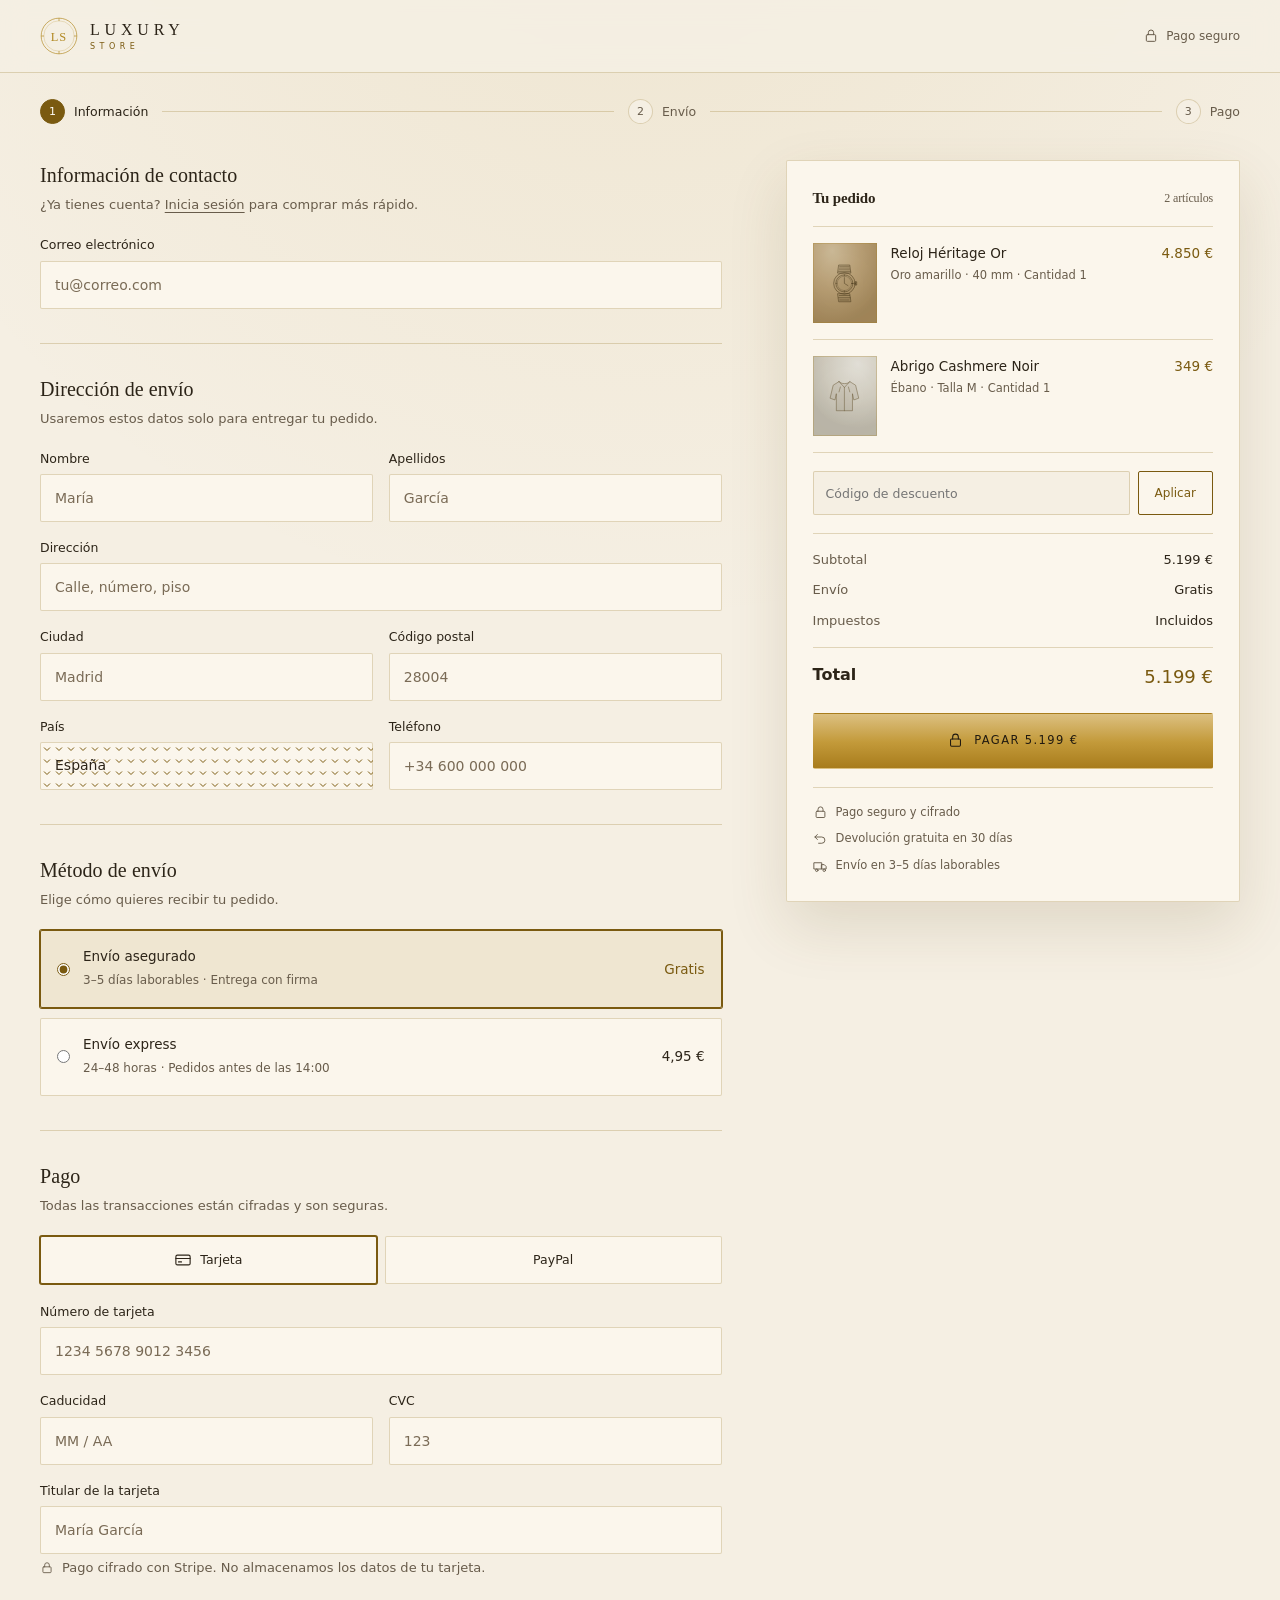
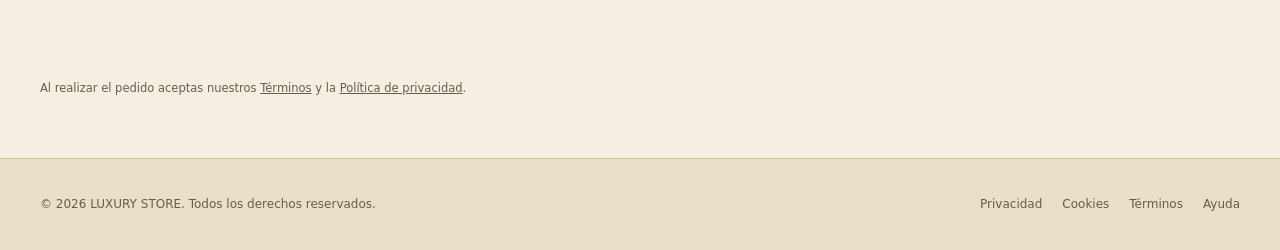
<file: checkout.html>
<!doctype html>
<html lang="es">
<head>
  <meta charset="utf-8">
  <meta name="viewport" content="width=device-width, initial-scale=1">
  <title>Checkout — LUXURY STORE</title>
  <meta name="description" content="Finaliza tu pedido en LUXURY STORE de forma segura.">
  <link rel="stylesheet" href="assets/styles.css">
</head>
<body>

  <!-- ================= Símbolos ================= -->
  <svg width="0" height="0" style="position:absolute" aria-hidden="true" focusable="false">
    <defs>
      <symbol id="logo-mark" viewBox="0 0 52 52">
        <circle cx="26" cy="26" r="24.4" fill="none" stroke="currentColor" stroke-width=".9"/>
        <circle cx="26" cy="26" r="20.8" fill="none" stroke="currentColor" stroke-width=".45" opacity=".65"/>
        <path d="M26 1.6v4M26 46.4v4M1.6 26h4M46.4 26h4" stroke="currentColor" stroke-width=".9"/>
        <text x="26" y="32.2" text-anchor="middle" font-family="Bodoni MT, Didot, Georgia, serif" font-size="17" letter-spacing="1.4" fill="currentColor">LS</text>
      </symbol>
      <symbol id="watch" viewBox="0 0 200 200">
        <g fill="none" stroke="currentColor" stroke-width="2.1" stroke-linecap="round" stroke-linejoin="round">
          <path d="M76 18h48l5 36H71z" fill="currentColor" fill-opacity=".09"/>
          <path d="M71 146h53l5 36H76z" fill="currentColor" fill-opacity=".09"/>
          <path d="M79 26h42M77 36h46M74 46h52M77 154h46M74 164h52M79 174h42"/>
          <circle cx="100" cy="100" r="48" fill="currentColor" fill-opacity=".06"/>
          <circle cx="100" cy="100" r="38"/>
          <circle cx="100" cy="100" r="32" opacity=".55"/>
          <path d="M100 74v26l16 10"/>
          <path d="M100 62v5M138 100h-5M100 138v-5M62 100h5"/>
          <path d="M148 93h7v14h-7z"/>
          <path d="M151 93v14"/>
        </g>
      </symbol>
      <symbol id="sneaker" viewBox="0 0 200 140">
        <g fill="none" stroke="currentColor" stroke-width="2.2" stroke-linecap="round" stroke-linejoin="round">
          <path d="M20 96c-6 9-3 19 11 19h134c13 0 19-9 15-19l-4-10H24z" fill="currentColor" fill-opacity=".10"/>
          <path d="M24 86c4-20 18-32 40-33l18-1c14-1 22 4 32 12l35 25c5 4 9 6 15 7l16 2"/>
          <path d="M64 53l10 14M78 50l10 14M92 49l10 14"/>
          <path d="M142 55c8 4 15 10 23 18"/>
          <path d="M30 78c-4-14 2-25 12-31"/>
        </g>
      </symbol>
      <symbol id="coat" viewBox="0 0 200 200">
        <g fill="none" stroke="currentColor" stroke-width="2.2" stroke-linecap="round" stroke-linejoin="round">
          <path d="M76 34l-26 16-14 58 22 8 6-28v76h72V88l6 28 22-8-14-58-26-16c-8 12-40 12-48 0z" fill="currentColor" fill-opacity=".09"/>
          <path d="M76 34l24 26 24-26M100 60v104M82 58l-6 22M118 58l6 22"/>
        </g>
      </symbol>

      <symbol id="i-arrow" viewBox="0 0 24 24">
        <g fill="none" stroke="currentColor" stroke-width="1.6" stroke-linecap="round" stroke-linejoin="round">
          <path d="M4 12h15"/><path d="M13 6l6 6-6 6"/>
        </g>
      </symbol>
      <symbol id="i-truck" viewBox="0 0 24 24">
        <g fill="none" stroke="currentColor" stroke-width="1.5" stroke-linecap="round" stroke-linejoin="round">
          <path d="M2 6h12v10H2z"/><path d="M14 9h4l3 3v4h-7z"/>
          <circle cx="6" cy="18" r="2"/><circle cx="18" cy="18" r="2"/>
        </g>
      </symbol>
      <symbol id="i-return" viewBox="0 0 24 24">
        <g fill="none" stroke="currentColor" stroke-width="1.5" stroke-linecap="round" stroke-linejoin="round">
          <path d="M3 8h11a5 5 0 010 10H9"/><path d="M7 4L3 8l4 4"/>
        </g>
      </symbol>
      <symbol id="i-lock" viewBox="0 0 24 24">
        <g fill="none" stroke="currentColor" stroke-width="1.5" stroke-linecap="round" stroke-linejoin="round">
          <rect x="5" y="10" width="14" height="10" rx="1.5"/><path d="M8 10V7a4 4 0 018 0v3"/>
        </g>
      </symbol>
      <symbol id="i-check" viewBox="0 0 24 24">
        <path fill="none" stroke="currentColor" stroke-width="1.8" stroke-linecap="round" stroke-linejoin="round" d="M4 12l5 5L20 6"/>
      </symbol>
      <symbol id="i-card" viewBox="0 0 24 24">
        <g fill="none" stroke="currentColor" stroke-width="1.5" stroke-linecap="round" stroke-linejoin="round">
          <rect x="2.5" y="5.5" width="19" height="13" rx="2"/><path d="M2.5 10h19M6 14.5h4"/>
        </g>
      </symbol>
    </defs>
  </svg>

  <header class="nav checkout-head">
    <div class="container nav__inner">
      <a class="logo" href="index.html" aria-label="Luxury Store, inicio">
        <svg class="logo__mark" aria-hidden="true"><use href="#logo-mark"/></svg>
        <span class="logo__word"><b>Luxury</b><small>Store</small></span>
      </a>
      <span class="checkout-secure">
        <svg width="16" height="16"><use href="#i-lock"/></svg>
        Pago seguro
      </span>
    </div>
  </header>

  <main class="container">
    <div class="steps" aria-label="Pasos del checkout">
      <div class="step is-active"><i>1</i> Información</div>
      <span class="steps__line"></span>
      <div class="step"><i>2</i> Envío</div>
      <span class="steps__line"></span>
      <div class="step"><i>3</i> Pago</div>
    </div>

    <div class="checkout">
      <!-- ================= Formulario ================= -->
      <form id="checkout-form" action="#" method="post" autocomplete="on">

        <section class="form-section">
          <h2>Información de contacto</h2>
          <p>¿Ya tienes cuenta? <a href="#">Inicia sesión</a> para comprar más rápido.</p>
          <div class="fields">
            <div class="field field--full">
              <label for="email">Correo electrónico</label>
              <input id="email" name="email" type="email" placeholder="tu@correo.com" autocomplete="email" required>
            </div>
          </div>
        </section>

        <section class="form-section">
          <h2>Dirección de envío</h2>
          <p>Usaremos estos datos solo para entregar tu pedido.</p>
          <div class="fields">
            <div class="field">
              <label for="nombre">Nombre</label>
              <input id="nombre" name="nombre" type="text" placeholder="María" autocomplete="given-name" required>
            </div>
            <div class="field">
              <label for="apellidos">Apellidos</label>
              <input id="apellidos" name="apellidos" type="text" placeholder="García" autocomplete="family-name" required>
            </div>
            <div class="field field--full">
              <label for="direccion">Dirección</label>
              <input id="direccion" name="direccion" type="text" placeholder="Calle, número, piso" autocomplete="street-address" required>
            </div>
            <div class="field">
              <label for="ciudad">Ciudad</label>
              <input id="ciudad" name="ciudad" type="text" placeholder="Madrid" autocomplete="address-level2" required>
            </div>
            <div class="field">
              <label for="cp">Código postal</label>
              <input id="cp" name="cp" type="text" placeholder="28004" autocomplete="postal-code" required>
            </div>
            <div class="field">
              <label for="pais">País</label>
              <select id="pais" name="pais" autocomplete="country-name">
                <option>España</option>
                <option>Portugal</option>
                <option>Francia</option>
                <option>Italia</option>
                <option>Alemania</option>
              </select>
            </div>
            <div class="field">
              <label for="telefono">Teléfono</label>
              <input id="telefono" name="telefono" type="tel" placeholder="+34 600 000 000" autocomplete="tel">
            </div>
          </div>
        </section>

        <section class="form-section">
          <h2>Método de envío</h2>
          <p>Elige cómo quieres recibir tu pedido.</p>
          <div class="ship-options">
            <label class="ship is-selected">
              <input type="radio" name="envio" value="estandar" checked>
              <span class="ship__text">
                <strong>Envío asegurado</strong>
                <small>3–5 días laborables · Entrega con firma</small>
              </span>
              <span class="ship__price ship__price--free">Gratis</span>
            </label>
            <label class="ship">
              <input type="radio" name="envio" value="express">
              <span class="ship__text">
                <strong>Envío express</strong>
                <small>24–48 horas · Pedidos antes de las 14:00</small>
              </span>
              <span class="ship__price">4,95 €</span>
            </label>
          </div>
        </section>

        <section class="form-section">
          <h2>Pago</h2>
          <p>Todas las transacciones están cifradas y son seguras.</p>

          <div class="pay-tabs" role="tablist" aria-label="Método de pago">
            <button class="pay-tab is-active" type="button" role="tab" aria-selected="true">
              <svg width="18" height="18"><use href="#i-card"/></svg>
              Tarjeta
            </button>
            <button class="pay-tab" type="button" role="tab" aria-selected="false">
              PayPal
            </button>
          </div>

          <div class="fields">
            <div class="field field--full">
              <label for="tarjeta">Número de tarjeta</label>
              <input id="tarjeta" name="tarjeta" type="text" inputmode="numeric" placeholder="1234 5678 9012 3456" autocomplete="cc-number">
            </div>
            <div class="field">
              <label for="caducidad">Caducidad</label>
              <input id="caducidad" name="caducidad" type="text" placeholder="MM / AA" autocomplete="cc-exp">
            </div>
            <div class="field">
              <label for="cvc">CVC</label>
              <input id="cvc" name="cvc" type="text" inputmode="numeric" placeholder="123" autocomplete="cc-csc">
            </div>
            <div class="field field--full">
              <label for="titular">Titular de la tarjeta</label>
              <input id="titular" name="titular" type="text" placeholder="María García" autocomplete="cc-name">
            </div>
          </div>

          <p class="pay-note">
            <svg width="14" height="14"><use href="#i-lock"/></svg>
            Pago cifrado con Stripe. No almacenamos los datos de tu tarjeta.
          </p>
        </section>
      </form>

      <!-- ================= Resumen ================= -->
      <aside class="summary" aria-label="Resumen del pedido">
        <h3>Tu pedido <span>2 artículos</span></h3>

        <div class="summary__item">
          <div class="summary__thumb media tone-charcoal">
            <svg class="art" viewBox="0 0 200 200" aria-hidden="true"><use href="#watch"/></svg>
          </div>
          <div class="summary__text">
            <strong>Reloj Héritage Or</strong>
            <small>Oro amarillo · 40 mm · Cantidad 1</small>
          </div>
          <span class="summary__price">4.850 €</span>
        </div>

        <div class="summary__item">
          <div class="summary__thumb media tone-stone">
            <svg class="art" viewBox="0 0 200 200" aria-hidden="true"><use href="#coat"/></svg>
          </div>
          <div class="summary__text">
            <strong>Abrigo Cashmere Noir</strong>
            <small>Ébano · Talla M · Cantidad 1</small>
          </div>
          <span class="summary__price">349 €</span>
        </div>

        <div class="promo">
          <label for="promo" style="position:absolute;width:1px;height:1px;overflow:hidden;clip:rect(0 0 0 0)">Código de descuento</label>
          <input id="promo" type="text" placeholder="Código de descuento">
          <button type="button">Aplicar</button>
        </div>

        <div class="totals">
          <div><span>Subtotal</span><b>5.199 €</b></div>
          <div><span>Envío</span><b>Gratis</b></div>
          <div><span>Impuestos</span><b>Incluidos</b></div>
          <div class="total"><span>Total</span><b>5.199 €</b></div>
        </div>

        <button class="btn btn--dark btn--block" type="submit" form="checkout-form">
          <svg width="17" height="17"><use href="#i-lock"/></svg>
          Pagar 5.199 €
        </button>

        <ul class="trust">
          <li><svg width="15" height="15"><use href="#i-lock"/></svg> Pago seguro y cifrado</li>
          <li><svg width="15" height="15"><use href="#i-return"/></svg> Devolución gratuita en 30 días</li>
          <li><svg width="15" height="15"><use href="#i-truck"/></svg> Envío en 3–5 días laborables</li>
        </ul>
      </aside>
    </div>

    <p style="margin:-40px 0 60px;font-size:11.5px;color:var(--muted)">
      Al realizar el pedido aceptas nuestros <a href="#" style="text-decoration:underline">Términos</a> y la
      <a href="#" style="text-decoration:underline">Política de privacidad</a>.
    </p>
  </main>

  <footer class="footer" style="padding:36px 0">
    <div class="container">
      <div class="footer__bottom" style="margin-top:0;padding-top:0;border-top:0">
        <span>© 2026 LUXURY STORE. Todos los derechos reservados.</span>
        <nav aria-label="Legal">
          <a href="#">Privacidad</a>
          <a href="#">Cookies</a>
          <a href="#">Términos</a>
          <a href="#">Ayuda</a>
        </nav>
      </div>
    </div>
  </footer>

</body>
</html>
</file>
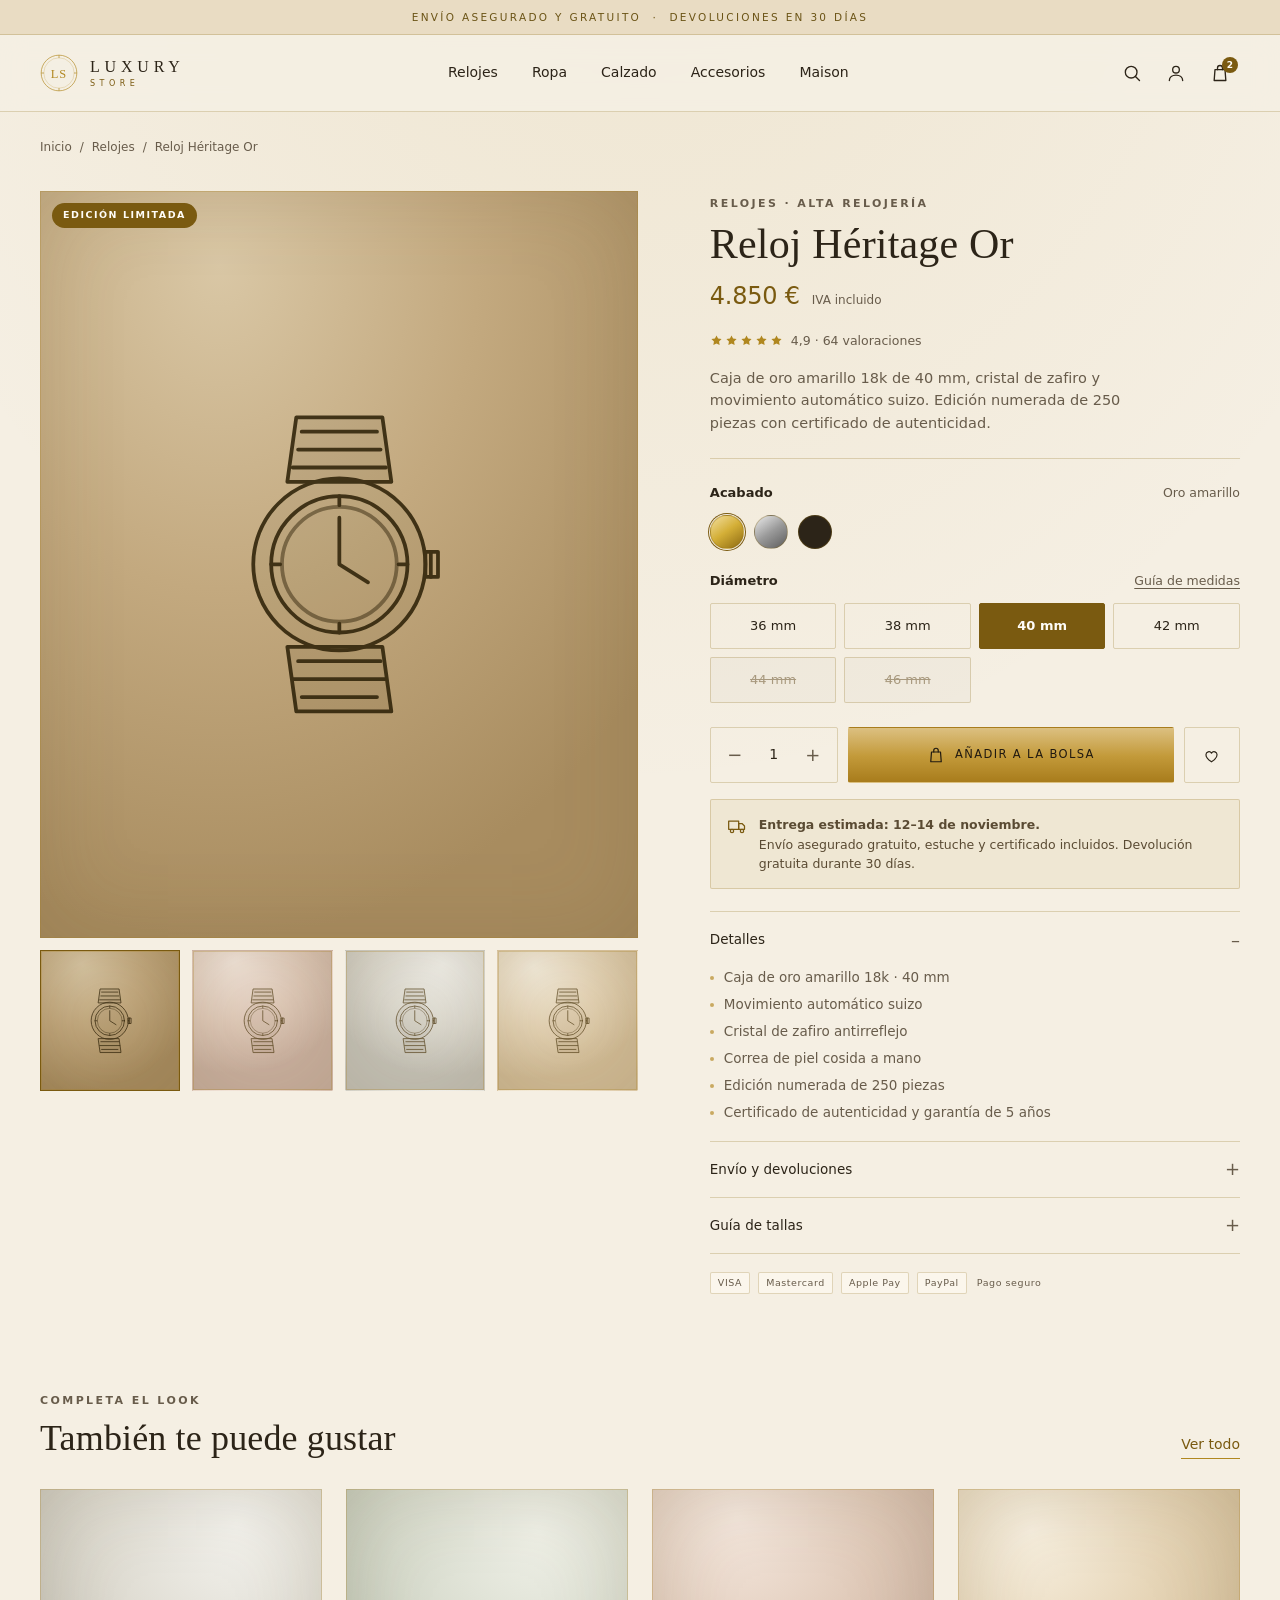
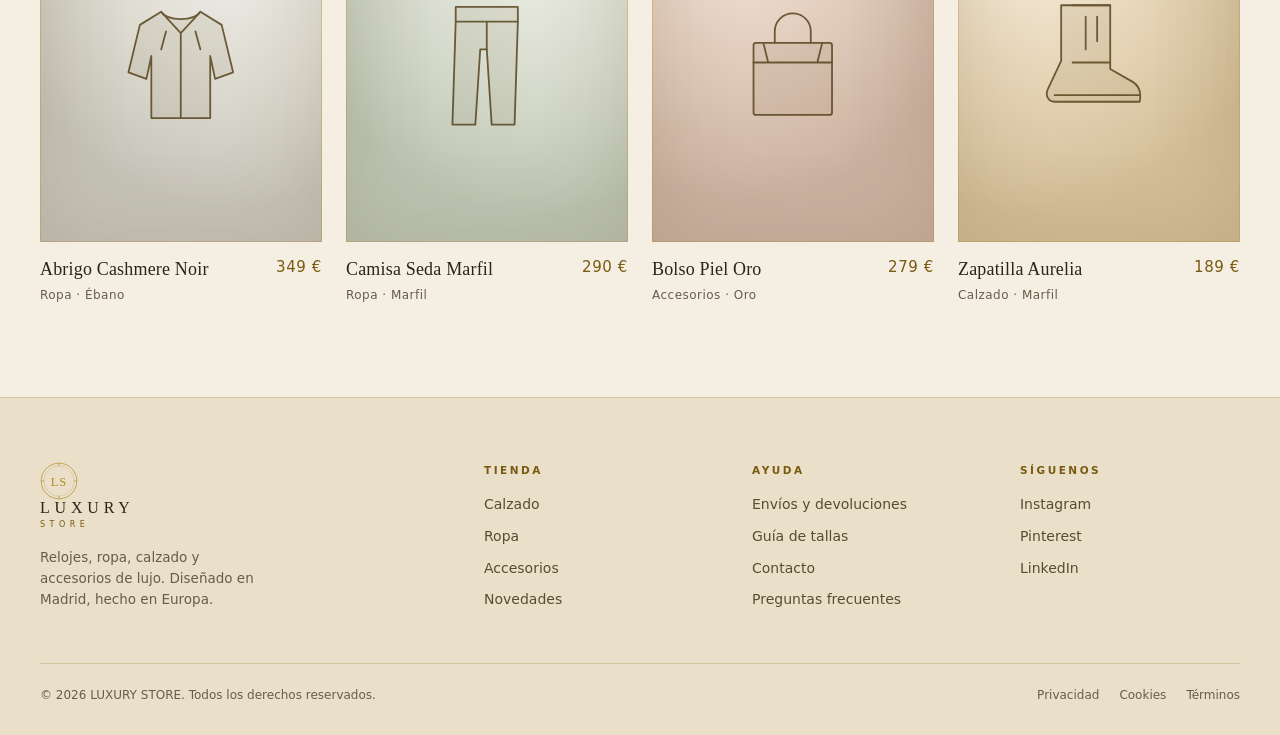
<file: producto.html>
<!doctype html>
<html lang="es">
<head>
  <meta charset="utf-8">
  <meta name="viewport" content="width=device-width, initial-scale=1">
  <title>Reloj Héritage Or — LUXURY STORE</title>
  <meta name="description" content="Reloj Héritage Or: caja de oro amarillo 18k, cristal de zafiro y movimiento automático suizo. Edición numerada de 250 piezas.">
  <link rel="stylesheet" href="assets/styles.css">
</head>
<body>

  <!-- ================= Símbolos ================= -->
  <svg width="0" height="0" style="position:absolute" aria-hidden="true" focusable="false">
    <defs>
      <symbol id="logo-mark" viewBox="0 0 52 52">
        <circle cx="26" cy="26" r="24.4" fill="none" stroke="currentColor" stroke-width=".9"/>
        <circle cx="26" cy="26" r="20.8" fill="none" stroke="currentColor" stroke-width=".45" opacity=".65"/>
        <path d="M26 1.6v4M26 46.4v4M1.6 26h4M46.4 26h4" stroke="currentColor" stroke-width=".9"/>
        <text x="26" y="32.2" text-anchor="middle" font-family="Bodoni MT, Didot, Georgia, serif" font-size="17" letter-spacing="1.4" fill="currentColor">LS</text>
      </symbol>
      <symbol id="watch" viewBox="0 0 200 200">
        <g fill="none" stroke="currentColor" stroke-width="2.1" stroke-linecap="round" stroke-linejoin="round">
          <path d="M76 18h48l5 36H71z" fill="currentColor" fill-opacity=".09"/>
          <path d="M71 146h53l5 36H76z" fill="currentColor" fill-opacity=".09"/>
          <path d="M79 26h42M77 36h46M74 46h52M77 154h46M74 164h52M79 174h42"/>
          <circle cx="100" cy="100" r="48" fill="currentColor" fill-opacity=".06"/>
          <circle cx="100" cy="100" r="38"/>
          <circle cx="100" cy="100" r="32" opacity=".55"/>
          <path d="M100 74v26l16 10"/>
          <path d="M100 62v5M138 100h-5M100 138v-5M62 100h5"/>
          <path d="M148 93h7v14h-7z"/>
          <path d="M151 93v14"/>
        </g>
      </symbol>
      <symbol id="sneaker" viewBox="0 0 200 140">
        <g fill="none" stroke="currentColor" stroke-width="2.2" stroke-linecap="round" stroke-linejoin="round">
          <path d="M20 96c-6 9-3 19 11 19h134c13 0 19-9 15-19l-4-10H24z" fill="currentColor" fill-opacity=".10"/>
          <path d="M24 86c4-20 18-32 40-33l18-1c14-1 22 4 32 12l35 25c5 4 9 6 15 7l16 2"/>
          <path d="M64 53l10 14M78 50l10 14M92 49l10 14"/>
          <path d="M142 55c8 4 15 10 23 18"/>
          <path d="M30 78c-4-14 2-25 12-31"/>
        </g>
      </symbol>
      <symbol id="boot" viewBox="0 0 200 200">
        <g fill="none" stroke="currentColor" stroke-width="2.2" stroke-linecap="round" stroke-linejoin="round">
          <path d="M68 26h46v78l28 16c8 5 10 14 8 24H46c-8 0-12-8-8-16l16-34V26z" fill="currentColor" fill-opacity=".10"/>
          <path d="M68 96h46M46 136h104M68 26h46"/>
          <path d="M84 40v40M98 40v30"/>
        </g>
      </symbol>
      <symbol id="coat" viewBox="0 0 200 200">
        <g fill="none" stroke="currentColor" stroke-width="2.2" stroke-linecap="round" stroke-linejoin="round">
          <path d="M76 34l-26 16-14 58 22 8 6-28v76h72V88l6 28 22-8-14-58-26-16c-8 12-40 12-48 0z" fill="currentColor" fill-opacity=".09"/>
          <path d="M76 34l24 26 24-26M100 60v104M82 58l-6 22M118 58l6 22"/>
        </g>
      </symbol>
      <symbol id="trouser" viewBox="0 0 200 200">
        <g fill="none" stroke="currentColor" stroke-width="2.2" stroke-linecap="round" stroke-linejoin="round">
          <path d="M62 28h76v18l-4 126h-28l-6-92h-8l-6 92H58L62 46z" fill="currentColor" fill-opacity=".09"/>
          <path d="M62 46h76M100 46v34"/>
        </g>
      </symbol>
      <symbol id="bag" viewBox="0 0 200 200">
        <g fill="none" stroke="currentColor" stroke-width="2.2" stroke-linecap="round" stroke-linejoin="round">
          <rect x="52" y="72" width="96" height="88" rx="3" fill="currentColor" fill-opacity=".09"/>
          <path d="M78 72V58a22 22 0 0144 0v14"/>
          <path d="M52 96h96M64 72l6 24M136 72l-6 24"/>
        </g>
      </symbol>

      <symbol id="i-search" viewBox="0 0 24 24">
        <g fill="none" stroke="currentColor" stroke-width="1.6" stroke-linecap="round">
          <circle cx="11" cy="11" r="7"/><path d="M16.5 16.5L21 21"/>
        </g>
      </symbol>
      <symbol id="i-user" viewBox="0 0 24 24">
        <g fill="none" stroke="currentColor" stroke-width="1.6" stroke-linecap="round" stroke-linejoin="round">
          <circle cx="12" cy="8" r="4"/><path d="M4 21c0-4 3.6-6.5 8-6.5s8 2.5 8 6.5"/>
        </g>
      </symbol>
      <symbol id="i-bag" viewBox="0 0 24 24">
        <g fill="none" stroke="currentColor" stroke-width="1.6" stroke-linecap="round" stroke-linejoin="round">
          <path d="M6 8h12l1 13H5L6 8z"/><path d="M9 8V6a3 3 0 016 0v2"/>
        </g>
      </symbol>
      <symbol id="i-menu" viewBox="0 0 24 24">
        <g fill="none" stroke="currentColor" stroke-width="1.6" stroke-linecap="round">
          <path d="M3 7h18M3 12h18M3 17h18"/>
        </g>
      </symbol>
      <symbol id="i-arrow" viewBox="0 0 24 24">
        <g fill="none" stroke="currentColor" stroke-width="1.6" stroke-linecap="round" stroke-linejoin="round">
          <path d="M4 12h15"/><path d="M13 6l6 6-6 6"/>
        </g>
      </symbol>
      <symbol id="i-star" viewBox="0 0 24 24">
        <path fill="currentColor" d="M12 2.6l2.9 5.9 6.5.9-4.7 4.6 1.1 6.5-5.8-3.1-5.8 3.1 1.1-6.5L2.6 9.4l6.5-.9z"/>
      </symbol>
      <symbol id="i-truck" viewBox="0 0 24 24">
        <g fill="none" stroke="currentColor" stroke-width="1.5" stroke-linecap="round" stroke-linejoin="round">
          <path d="M2 6h12v10H2z"/><path d="M14 9h4l3 3v4h-7z"/>
          <circle cx="6" cy="18" r="2"/><circle cx="18" cy="18" r="2"/>
        </g>
      </symbol>
      <symbol id="i-return" viewBox="0 0 24 24">
        <g fill="none" stroke="currentColor" stroke-width="1.5" stroke-linecap="round" stroke-linejoin="round">
          <path d="M3 8h11a5 5 0 010 10H9"/><path d="M7 4L3 8l4 4"/>
        </g>
      </symbol>
      <symbol id="i-lock" viewBox="0 0 24 24">
        <g fill="none" stroke="currentColor" stroke-width="1.5" stroke-linecap="round" stroke-linejoin="round">
          <rect x="5" y="10" width="14" height="10" rx="1.5"/><path d="M8 10V7a4 4 0 018 0v3"/>
        </g>
      </symbol>
      <symbol id="i-heart" viewBox="0 0 24 24">
        <path fill="none" stroke="currentColor" stroke-width="1.5" stroke-linejoin="round" d="M12 20s-7-4.5-7-9a3.8 3.8 0 017-2 3.8 3.8 0 017 2c0 4.5-7 9-7 9z"/>
      </symbol>
    </defs>
  </svg>

  <div class="topbar">Envío asegurado y gratuito &nbsp;·&nbsp; Devoluciones en 30 días</div>

  <header class="nav">
    <div class="container nav__inner">
      <a class="logo" href="index.html" aria-label="Luxury Store, inicio">
        <svg class="logo__mark" aria-hidden="true"><use href="#logo-mark"/></svg>
        <span class="logo__word"><b>Luxury</b><small>Store</small></span>
      </a>
      <nav class="nav__menu" aria-label="Principal">
        <a href="catalogo.html" aria-current="page">Relojes</a>
        <a href="catalogo.html">Ropa</a>
        <a href="catalogo.html">Calzado</a>
        <a href="catalogo.html">Accesorios</a>
        <a href="catalogo.html">Maison</a>
      </nav>
      <div class="nav__actions">
        <button class="icon-btn" aria-label="Buscar">
          <svg width="20" height="20"><use href="#i-search"/></svg>
        </button>
        <a class="icon-btn" href="#" aria-label="Mi cuenta">
          <svg width="20" height="20"><use href="#i-user"/></svg>
        </a>
        <a class="icon-btn" href="checkout.html" aria-label="Bolsa de compra, 2 artículos">
          <svg width="20" height="20"><use href="#i-bag"/></svg>
          <span class="cart-count">2</span>
        </a>
        <button class="icon-btn icon-btn--menu" aria-label="Abrir menú">
          <svg width="22" height="22"><use href="#i-menu"/></svg>
        </button>
      </div>
    </div>
  </header>

  <main class="container">
    <nav class="crumbs" aria-label="Migas de pan">
      <a href="index.html">Inicio</a>
      <span>/</span>
      <a href="catalogo.html">Relojes</a>
      <span>/</span>
      <span>Reloj Héritage Or</span>
    </nav>

    <div class="pdp">
      <!-- ================= Galería ================= -->
      <section class="gallery" aria-label="Imágenes del producto">
        <div class="gallery__main media tone-charcoal">
          <span class="product__badge">Edición limitada</span>
          <svg class="art" viewBox="0 0 200 200" aria-hidden="true"><use href="#watch"/></svg>
        </div>
        <div class="gallery__thumbs">
          <button class="gallery__thumb media tone-charcoal is-active" type="button" aria-label="Vista 1">
            <svg class="art" viewBox="0 0 200 200" aria-hidden="true"><use href="#watch"/></svg>
          </button>
          <button class="gallery__thumb media tone-clay" type="button" aria-label="Vista 2">
            <svg class="art" viewBox="0 0 200 200" aria-hidden="true"><use href="#watch"/></svg>
          </button>
          <button class="gallery__thumb media tone-stone" type="button" aria-label="Vista 3">
            <svg class="art" viewBox="0 0 200 200" aria-hidden="true"><use href="#watch"/></svg>
          </button>
          <button class="gallery__thumb media tone-sand" type="button" aria-label="Vista 4">
            <svg class="art" viewBox="0 0 200 200" aria-hidden="true"><use href="#watch"/></svg>
          </button>
        </div>
      </section>

      <!-- ================= Ficha ================= -->
      <section class="pdp__info" aria-label="Detalles del producto">
        <p class="eyebrow">Relojes · Alta relojería</p>
        <h1>Reloj Héritage Or</h1>

        <div class="pdp__price-row">
          <span class="pdp__price">4.850 €</span>
          <span class="pdp__tax">IVA incluido</span>
        </div>

        <div class="rating">
          <span class="stars" aria-hidden="true">
            <svg width="13" height="13"><use href="#i-star"/></svg>
            <svg width="13" height="13"><use href="#i-star"/></svg>
            <svg width="13" height="13"><use href="#i-star"/></svg>
            <svg width="13" height="13"><use href="#i-star"/></svg>
            <svg width="13" height="13"><use href="#i-star"/></svg>
          </span>
          <span>4,9 · 64 valoraciones</span>
        </div>

        <p class="pdp__desc" style="margin-top:16px">
          Caja de oro amarillo 18k de 40 mm, cristal de zafiro y movimiento automático suizo.
          Edición numerada de 250 piezas con certificado de autenticidad.
        </p>

        <hr class="rule">

        <div class="option-head">
          <strong>Acabado</strong>
          <span>Oro amarillo</span>
        </div>
        <div class="swatches">
          <button class="swatch swatch-dot--gold is-active" type="button" aria-label="Oro amarillo" aria-pressed="true"></button>
          <button class="swatch swatch-dot--steel" type="button" aria-label="Acero" aria-pressed="false"></button>
          <button class="swatch swatch-dot--black" type="button" aria-label="Oro ébano" aria-pressed="false"></button>
        </div>

        <div class="option-head">
          <strong>Diámetro</strong>
          <a href="#">Guía de medidas</a>
        </div>
        <div class="sizes" role="group" aria-label="Diámetro">
          <button class="size" type="button">36 mm</button>
          <button class="size" type="button">38 mm</button>
          <button class="size is-active" type="button" aria-pressed="true">40 mm</button>
          <button class="size" type="button">42 mm</button>
          <button class="size" type="button" disabled>44 mm</button>
          <button class="size" type="button" disabled>46 mm</button>
        </div>

        <div class="buy-row">
          <div class="qty">
            <button type="button" aria-label="Quitar una unidad">&minus;</button>
            <span aria-live="polite">1</span>
            <button type="button" aria-label="Añadir una unidad">+</button>
          </div>
          <button class="btn btn--dark" type="button">
            <svg width="18" height="18"><use href="#i-bag"/></svg>
            Añadir a la bolsa
          </button>
          <button class="wish" type="button" aria-label="Guardar en favoritos">
            <svg width="19" height="19"><use href="#i-heart"/></svg>
          </button>
        </div>

        <div class="note">
          <svg width="20" height="20"><use href="#i-truck"/></svg>
          <div>
            <b>Entrega estimada: 12–14 de noviembre.</b><br>
            Envío asegurado gratuito, estuche y certificado incluidos. Devolución gratuita durante 30 días.
          </div>
        </div>

        <div class="accordion">
          <details open>
            <summary>Detalles</summary>
            <div class="accordion__body">
              <ul>
                <li>Caja de oro amarillo 18k · 40 mm</li>
                <li>Movimiento automático suizo</li>
                <li>Cristal de zafiro antirreflejo</li>
                <li>Correa de piel cosida a mano</li>
                <li>Edición numerada de 250 piezas</li>
                <li>Certificado de autenticidad y garantía de 5 años</li>
              </ul>
            </div>
          </details>
          <details>
            <summary>Envío y devoluciones</summary>
            <div class="accordion__body">
              Envío asegurado y gratuito en 3–5 días laborables. Entrega con firma y embalaje discreto.
              Devolución gratuita durante 30 días desde la recepción del pedido.
            </div>
          </details>
          <details>
            <summary>Guía de tallas</summary>
            <div class="accordion__body">
              El diámetro indica el ancho de la caja sin la corona. Si dudas entre dos medidas,
              elige la mayor para una lectura más cómoda. Consulta la guía completa.
            </div>
          </details>
        </div>

        <div class="payments">
          <span>VISA</span><span>Mastercard</span><span>Apple Pay</span><span>PayPal</span>
          <span style="border:0;background:none;padding-left:2px">Pago seguro</span>
        </div>
      </section>
    </div>

    <!-- ================= Recomendados ================= -->
    <section class="section" style="padding-top:8px">
      <div class="section-head">
        <div>
          <p class="eyebrow">Completa el look</p>
          <h2>También te puede gustar</h2>
        </div>
        <a class="link-arrow" href="catalogo.html">Ver todo</a>
      </div>

      <div class="grid-4">
        <a class="product" href="producto.html">
          <div class="product__media media tone-stone">
            <svg class="art" viewBox="0 0 200 200" aria-hidden="true"><use href="#coat"/></svg>
          </div>
          <div class="product__info">
            <div>
              <div class="product__name">Abrigo Cashmere Noir</div>
              <div class="product__cat">Ropa · Ébano</div>
            </div>
            <div class="product__price">349 €</div>
          </div>
        </a>

        <a class="product" href="producto.html">
          <div class="product__media media tone-sage">
            <svg class="art" viewBox="0 0 200 200" aria-hidden="true"><use href="#trouser"/></svg>
          </div>
          <div class="product__info">
            <div>
              <div class="product__name">Camisa Seda Marfil</div>
              <div class="product__cat">Ropa · Marfil</div>
            </div>
            <div class="product__price">290 €</div>
          </div>
        </a>

        <a class="product" href="producto.html">
          <div class="product__media media tone-clay">
            <svg class="art" viewBox="0 0 200 200" aria-hidden="true"><use href="#bag"/></svg>
          </div>
          <div class="product__info">
            <div>
              <div class="product__name">Bolso Piel Oro</div>
              <div class="product__cat">Accesorios · Oro</div>
            </div>
            <div class="product__price">279 €</div>
          </div>
        </a>

        <a class="product" href="producto.html">
          <div class="product__media media tone-sand">
            <svg class="art" viewBox="0 0 200 200" aria-hidden="true"><use href="#boot"/></svg>
          </div>
          <div class="product__info">
            <div>
              <div class="product__name">Zapatilla Aurelia</div>
              <div class="product__cat">Calzado · Marfil</div>
            </div>
            <div class="product__price">189 €</div>
          </div>
        </a>
      </div>
    </section>
  </main>

  <footer class="footer">
    <div class="container">
      <div class="footer__grid">
        <div>
          <a class="logo" href="index.html" aria-label="Luxury Store, inicio">
            <svg class="logo__mark" aria-hidden="true"><use href="#logo-mark"/></svg>
            <span class="logo__word"><b>Luxury</b><small>Store</small></span>
          </a>
          <p class="footer__tagline">Relojes, ropa, calzado y accesorios de lujo. Diseñado en Madrid, hecho en Europa.</p>
        </div>
        <div>
          <h4>Tienda</h4>
          <ul class="footer__links">
            <li><a href="catalogo.html">Calzado</a></li>
            <li><a href="catalogo.html">Ropa</a></li>
            <li><a href="catalogo.html">Accesorios</a></li>
            <li><a href="catalogo.html">Novedades</a></li>
          </ul>
        </div>
        <div>
          <h4>Ayuda</h4>
          <ul class="footer__links">
            <li><a href="#">Envíos y devoluciones</a></li>
            <li><a href="#">Guía de tallas</a></li>
            <li><a href="#">Contacto</a></li>
            <li><a href="#">Preguntas frecuentes</a></li>
          </ul>
        </div>
        <div>
          <h4>Síguenos</h4>
          <ul class="footer__links">
            <li><a href="#">Instagram</a></li>
            <li><a href="#">Pinterest</a></li>
            <li><a href="#">LinkedIn</a></li>
          </ul>
        </div>
      </div>
      <div class="footer__bottom">
        <span>© 2026 LUXURY STORE. Todos los derechos reservados.</span>
        <nav aria-label="Legal">
          <a href="#">Privacidad</a>
          <a href="#">Cookies</a>
          <a href="#">Términos</a>
        </nav>
      </div>
    </div>
  </footer>

</body>
</html>
</file>
<file: assets/styles.css>
/* =====================================================================
   LUXURY STORE — Sistema visual del prototipo
   Marfil · oro · editorial
   ===================================================================== */

*,
*::before,
*::after { box-sizing: border-box; }

:root {
  color-scheme: light;
  --bg: #f5efe3;
  --white: #fffdf8;
  --ink: #2c2418;
  --muted: #685c4b;
  --line: rgba(140, 106, 18, .24);
  --sand: #c9a961;
  --gold: #b0871f;
  --gold-deep: #7a5a10;
  --gold-soft: #6f5210;
  --surface: #fbf6ec;
  --dark: #e9ddc6;
  --container: 1240px;
  --ease: cubic-bezier(.2, .6, .2, 1);
}

html { -webkit-text-size-adjust: 100%; scroll-behavior: smooth; }

body {
  margin: 0;
  font-family: "Segoe UI", system-ui, -apple-system, "Helvetica Neue", Arial, sans-serif;
  font-size: 16px;
  line-height: 1.55;
  color: var(--ink);
  background: var(--bg);
  -webkit-font-smoothing: antialiased;
}

h1, h2, h3, h4, p, figure, ul { margin: 0; }
ul { padding: 0; list-style: none; }
a { color: inherit; text-decoration: none; }
button, input, select, textarea { font: inherit; color: inherit; }
button { cursor: pointer; background: none; border: 0; }
svg { display: block; }
:focus-visible { outline: 2px solid var(--ink); outline-offset: 3px; }
::selection { background: var(--sand); color: var(--ink); }

.container {
  width: min(var(--container), calc(100% - 80px));
  margin-inline: auto;
}

.eyebrow {
  font-size: 11px;
  font-weight: 600;
  letter-spacing: .22em;
  text-transform: uppercase;
  color: var(--muted);
}

.muted { color: var(--muted); }

/* ---------------------------------------------------------------------
   Botones y enlaces
   --------------------------------------------------------------------- */

.btn {
  display: inline-flex;
  align-items: center;
  justify-content: center;
  gap: 10px;
  height: 52px;
  padding: 0 30px;
  border: 1px solid transparent;
  border-radius: 999px;
  font-size: 14px;
  font-weight: 500;
  letter-spacing: .01em;
  transition: background .25s var(--ease), color .25s var(--ease),
              border-color .25s var(--ease), transform .25s var(--ease);
}
.btn:hover { transform: translateY(-1px); }
.btn--dark { background: var(--ink); color: #fff; }
.btn--dark:hover { background: #2c2b28; }
.btn--ghost { border-color: var(--ink); color: var(--ink); }
.btn--ghost:hover { background: var(--ink); color: #fff; }
.btn--block { width: 100%; }

.link-arrow {
  display: inline-flex;
  align-items: center;
  gap: 8px;
  font-size: 14px;
  font-weight: 500;
  border-bottom: 1px solid var(--ink);
  padding-bottom: 2px;
  transition: gap .25s var(--ease);
}
.link-arrow:hover { gap: 13px; }

/* ---------------------------------------------------------------------
   Barra de anuncio + navegación
   --------------------------------------------------------------------- */

.topbar {
  background: var(--ink);
  color: #efeae0;
  text-align: center;
  font-size: 10.5px;
  font-weight: 500;
  letter-spacing: .14em;
  text-transform: uppercase;
  padding: 9px 16px;
}

.nav {
  position: sticky;
  top: 0;
  z-index: 50;
  background: rgba(247, 246, 243, .92);
  backdrop-filter: blur(12px);
  border-bottom: 1px solid var(--line);
}

.nav__inner {
  display: flex;
  align-items: center;
  justify-content: space-between;
  gap: 24px;
  height: 76px;
}

.logo {
  font-size: 19px;
  font-weight: 700;
  letter-spacing: .34em;
  line-height: 1;
}

.nav__menu {
  display: flex;
  gap: 34px;
  font-size: 14px;
}
.nav__menu a { position: relative; padding: 4px 0; }
.nav__menu a::after {
  content: "";
  position: absolute;
  left: 0; bottom: 0;
  width: 100%; height: 1px;
  background: var(--ink);
  transform: scaleX(0);
  transform-origin: left;
  transition: transform .3s var(--ease);
}
.nav__menu a:hover::after { transform: scaleX(1); }

.nav__actions { display: flex; align-items: center; gap: 4px; }

.icon-btn {
  position: relative;
  display: grid;
  place-items: center;
  width: 40px; height: 40px;
  border-radius: 50%;
  transition: background .2s var(--ease);
}
.icon-btn:hover { background: rgba(17, 17, 16, .06); }
.icon-btn--menu { display: none; }

.cart-count {
  position: absolute;
  top: 4px; right: 2px;
  min-width: 16px; height: 16px;
  display: grid;
  place-items: center;
  padding: 0 4px;
  border-radius: 999px;
  background: var(--ink);
  color: #fff;
  font-size: 9px;
  font-weight: 600;
  line-height: 1;
}

.searchbar { display: none; }

/* ---------------------------------------------------------------------
   Portada
   --------------------------------------------------------------------- */

.hero {
  display: grid;
  grid-template-columns: 1fr 1.04fr;
  align-items: center;
  gap: 64px;
  padding: 64px 0 76px;
}

.hero h1 {
  margin: 18px 0 22px;
  font-size: clamp(46px, 6vw, 82px);
  font-weight: 600;
  line-height: .96;
  letter-spacing: -.045em;
}

.hero .lede {
  max-width: 36ch;
  font-size: 17px;
  color: var(--muted);
}

.hero__cta {
  display: flex;
  align-items: center;
  flex-wrap: wrap;
  gap: 26px;
  margin-top: 34px;
}

.hero__meta {
  display: flex;
  flex-wrap: wrap;
  gap: 10px 22px;
  margin-top: 40px;
  font-size: 12px;
  color: var(--muted);
}
.hero__meta li { display: flex; align-items: center; gap: 7px; }
.hero__meta li + li::before {
  content: "";
  width: 3px; height: 3px;
  margin-right: 15px;
  border-radius: 50%;
  background: var(--line);
}

.hero__media {
  position: relative;
  height: 600px;
  overflow: hidden;
  border-radius: 3px;
  isolation: isolate;
}

.media-tag {
  position: absolute;
  left: 20px; bottom: 18px;
  z-index: 2;
  font-size: 9.5px;
  letter-spacing: .18em;
  text-transform: uppercase;
  color: rgba(255, 255, 255, .62);
}

/* ---------------------------------------------------------------------
   Fotografía simulada (placeholders editoriales)
   --------------------------------------------------------------------- */

.tone-sand {
  background:
    radial-gradient(90% 80% at 26% 12%, #f1eadd 0%, #ded3c1 52%, #c9bba6 100%);
}
.tone-stone {
  background:
    radial-gradient(90% 80% at 70% 10%, #edede9 0%, #d9d8d2 55%, #c3c2bc 100%);
}
.tone-clay {
  background:
    radial-gradient(90% 80% at 30% 8%, #ece0d8 0%, #d9c5ba 55%, #c2a99b 100%);
}
.tone-sage {
  background:
    radial-gradient(90% 80% at 68% 12%, #e8eae0 0%, #d0d4c6 55%, #b7bead 100%);
}
.tone-charcoal {
  background:
    radial-gradient(90% 90% at 30% 10%, #3b3a36 0%, #24231f 48%, #131311 100%);
}

.tone-sand::after,
.tone-stone::after,
.tone-clay::after,
.tone-sage::after,
.tone-charcoal::after {
  content: "";
  position: absolute;
  inset: 0;
  z-index: 1;
  box-shadow: inset 0 0 90px rgba(60, 52, 40, .10);
  pointer-events: none;
}

.art {
  position: relative;
  z-index: 1;
  width: 62%;
  height: auto;
  color: #413b31;
  opacity: .78;
  transition: transform .6s var(--ease);
}
.tone-charcoal .art { color: #ece5d8; opacity: .9; }

.media {
  position: relative;
  display: grid;
  place-items: center;
  overflow: hidden;
  isolation: isolate;
}

/* ---------------------------------------------------------------------
   Categorías
   --------------------------------------------------------------------- */

.cats {
  display: grid;
  grid-template-columns: repeat(4, 1fr);
  gap: 20px;
  padding-bottom: 88px;
}

.cat {
  position: relative;
  display: grid;
  place-items: center;
  aspect-ratio: 3 / 4;
  overflow: hidden;
  isolation: isolate;
}
.cat .art { width: 58%; }
.cat:hover .art { transform: scale(1.05) rotate(-1deg); }

.cat__label {
  position: absolute;
  inset: auto 18px 18px;
  z-index: 2;
  display: flex;
  align-items: center;
  justify-content: space-between;
  gap: 12px;
}
.cat__label h3 { font-size: 19px; font-weight: 500; letter-spacing: -.01em; }
.cat__label span {
  display: grid;
  place-items: center;
  width: 38px; height: 38px;
  border-radius: 50%;
  background: rgba(255, 255, 255, .82);
  backdrop-filter: blur(6px);
  transition: transform .3s var(--ease), background .3s var(--ease);
}
.cat:hover .cat__label span { transform: translateX(4px); background: #fff; }

/* ---------------------------------------------------------------------
   Secciones + tarjetas de producto
   --------------------------------------------------------------------- */

.section { padding-bottom: 92px; }

.section-head {
  display: flex;
  align-items: flex-end;
  justify-content: space-between;
  gap: 24px;
  margin-bottom: 30px;
}
.section-head h2 {
  font-size: clamp(28px, 3.2vw, 36px);
  font-weight: 600;
  letter-spacing: -.03em;
  line-height: 1.1;
}
.section-head .eyebrow { margin-bottom: 10px; }

.grid-4 { display: grid; grid-template-columns: repeat(4, 1fr); gap: 32px 24px; }
.grid-3 { display: grid; grid-template-columns: repeat(3, 1fr); gap: 34px 22px; }

.product { display: block; }

.product__media {
  position: relative;
  display: grid;
  place-items: center;
  aspect-ratio: 4 / 5;
  overflow: hidden;
  isolation: isolate;
}
.product__media .art { width: 58%; }
.product:hover .art { transform: scale(1.05); }

.product__badge {
  position: absolute;
  top: 12px; left: 12px;
  z-index: 2;
  padding: 5px 11px;
  border-radius: 999px;
  background: rgba(255, 255, 255, .92);
  font-size: 9.5px;
  font-weight: 600;
  letter-spacing: .12em;
  text-transform: uppercase;
}
.product__badge--out { background: var(--ink); color: #fff; }

.product__info {
  display: flex;
  align-items: flex-start;
  justify-content: space-between;
  gap: 14px;
  padding-top: 14px;
}
.product__name { font-size: 15px; font-weight: 500; letter-spacing: -.005em; }
.product__cat { margin-top: 3px; font-size: 12px; color: var(--muted); }
.product__price { font-size: 15px; font-weight: 500; white-space: nowrap; }
.product__price s { display: block; font-size: 12px; font-weight: 400; color: var(--muted); }

/* ---------------------------------------------------------------------
   Manifiesto
   --------------------------------------------------------------------- */

.manifesto {
  background: var(--dark);
  color: #f1ede5;
  padding: 84px 0 88px;
}
.manifesto .eyebrow { color: #9d978c; }

.manifesto__grid {
  display: grid;
  grid-template-columns: 1.15fr .85fr;
  gap: 80px;
  margin-top: 30px;
  align-items: start;
}

.manifesto__quote {
  font-size: clamp(28px, 3.6vw, 46px);
  font-weight: 500;
  line-height: 1.12;
  letter-spacing: -.035em;
  max-width: 20ch;
}

.manifesto__list { display: grid; gap: 0; }
.manifesto__list li {
  display: grid;
  grid-template-columns: 36px 1fr;
  gap: 16px;
  padding: 22px 0;
  border-top: 1px solid rgba(241, 237, 229, .16);
}
.manifesto__list li:last-child { border-bottom: 1px solid rgba(241, 237, 229, .16); }
.manifesto__list b {
  font-size: 11px;
  font-weight: 500;
  letter-spacing: .14em;
  color: #9d978c;
  padding-top: 3px;
}
.manifesto__list strong { display: block; font-size: 15px; font-weight: 500; }
.manifesto__list p { margin-top: 4px; font-size: 13.5px; color: #a8a29a; max-width: 34ch; }

/* ---------------------------------------------------------------------
   Newsletter
   --------------------------------------------------------------------- */

.newsletter {
  display: grid;
  grid-template-columns: 1fr 1fr;
  align-items: center;
  gap: 64px;
  padding: 76px 0;
}
.newsletter h2 {
  font-size: clamp(26px, 3vw, 34px);
  font-weight: 600;
  letter-spacing: -.03em;
  line-height: 1.12;
  margin-bottom: 10px;
}
.newsletter p { color: var(--muted); font-size: 14px; max-width: 40ch; }

.newsletter__form { display: flex; gap: 10px; }
.newsletter__form input {
  flex: 1;
  height: 56px;
  padding: 0 18px;
  border: 1px solid var(--line);
  border-radius: 2px;
  background: transparent;
  font-size: 14px;
}
.newsletter__form input::placeholder { color: #9a968e; }
.newsletter__form .btn { height: 56px; border-radius: 2px; padding: 0 26px; }
.newsletter small { display: block; margin-top: 12px; font-size: 11.5px; color: var(--muted); }

/* ---------------------------------------------------------------------
   Footer
   --------------------------------------------------------------------- */

.footer { background: var(--dark); color: #e9e4da; padding: 64px 0 30px; }
.footer__grid {
  display: grid;
  grid-template-columns: 1.8fr 1fr 1fr 1fr;
  gap: 48px;
}
.footer .logo { display: inline-block; margin-bottom: 18px; }
.footer__tagline { font-size: 13.5px; color: #a8a29a; max-width: 26ch; }
.footer h4 {
  margin-bottom: 16px;
  font-size: 10.5px;
  font-weight: 600;
  letter-spacing: .18em;
  text-transform: uppercase;
  color: #8f8a82;
}
.footer__links { display: grid; gap: 10px; font-size: 14px; }
.footer__links a { color: #cfc9bf; transition: color .2s var(--ease); }
.footer__links a:hover { color: #fff; }

.footer__bottom {
  display: flex;
  align-items: center;
  justify-content: space-between;
  flex-wrap: wrap;
  gap: 12px;
  margin-top: 52px;
  padding-top: 22px;
  border-top: 1px solid rgba(233, 228, 218, .14);
  font-size: 12px;
  color: #8f8a82;
}
.footer__bottom nav { display: flex; gap: 20px; }

/* ---------------------------------------------------------------------
   Cabecera de páginas internas
   --------------------------------------------------------------------- */

.crumbs {
  display: flex;
  align-items: center;
  gap: 8px;
  padding: 26px 0 0;
  font-size: 12px;
  color: var(--muted);
}
.crumbs a:hover { color: var(--ink); }
.crumbs span { color: #b3aea4; }

.page-head {
  display: flex;
  align-items: flex-end;
  justify-content: space-between;
  flex-wrap: wrap;
  gap: 18px;
  padding: 22px 0 30px;
  border-bottom: 1px solid var(--line);
}
.page-head h1 {
  font-size: clamp(36px, 5vw, 52px);
  font-weight: 600;
  letter-spacing: -.04em;
  line-height: 1;
}
.page-head__meta { margin-top: 10px; font-size: 13px; color: var(--muted); }

.select {
  height: 44px;
  padding: 0 40px 0 16px;
  border: 1px solid var(--line);
  border-radius: 2px;
  background: transparent url("data:image/svg+xml,%3Csvg xmlns='http://www.w3.org/2000/svg' width='12' height='12' viewBox='0 0 24 24' fill='none' stroke='%23111' stroke-width='2'%3E%3Cpath d='M6 9l6 6 6-6'/%3E%3C/svg%3E") no-repeat right 16px center;
  appearance: none;
  font-size: 13px;
}

/* ---------------------------------------------------------------------
   Catálogo
   --------------------------------------------------------------------- */

.catalog {
  display: grid;
  grid-template-columns: 240px 1fr;
  gap: 56px;
  padding: 34px 0 88px;
  align-items: start;
}

.filters { position: sticky; top: 100px; }

.filters__head {
  display: flex;
  align-items: center;
  justify-content: space-between;
  padding-bottom: 16px;
  border-bottom: 1px solid var(--line);
}
.filters__head strong { font-size: 13px; font-weight: 600; letter-spacing: .04em; }
.filters__head button { font-size: 12px; color: var(--muted); text-decoration: underline; }

.filter { border-bottom: 1px solid var(--line); }
.filter summary {
  display: flex;
  align-items: center;
  justify-content: space-between;
  padding: 17px 0;
  font-size: 13.5px;
  font-weight: 500;
  cursor: pointer;
  list-style: none;
}
.filter summary::-webkit-details-marker { display: none; }
.filter summary::after {
  content: "";
  width: 7px; height: 7px;
  border-right: 1px solid var(--ink);
  border-bottom: 1px solid var(--ink);
  transform: rotate(45deg) translateY(-2px);
  transition: transform .25s var(--ease);
}
.filter[open] summary::after { transform: rotate(-135deg) translateY(-2px); }

.filter__body { padding: 2px 0 20px; display: grid; gap: 11px; }

.check {
  display: flex;
  align-items: center;
  justify-content: space-between;
  gap: 10px;
  font-size: 13.5px;
  color: #3a3833;
  cursor: pointer;
}
.check span { display: flex; align-items: center; gap: 9px; }
.check input { width: 15px; height: 15px; accent-color: var(--ink); margin: 0; }
.check small { color: #a09b92; font-size: 11.5px; }

.chips { display: flex; flex-wrap: wrap; gap: 7px; }
.chip {
  min-width: 42px;
  height: 38px;
  padding: 0 11px;
  border: 1px solid var(--line);
  border-radius: 2px;
  font-size: 12.5px;
  transition: border-color .2s var(--ease), background .2s var(--ease), color .2s var(--ease);
}
.chip:hover { border-color: var(--ink); }
.chip.is-active { background: var(--ink); border-color: var(--ink); color: #fff; }
.chip:disabled { color: #bdb8ae; text-decoration: line-through; cursor: not-allowed; }

.swatch-row {
  display: flex;
  align-items: center;
  gap: 10px;
  font-size: 13.5px;
  cursor: pointer;
}
.swatch-dot {
  width: 15px; height: 15px;
  border-radius: 50%;
  border: 1px solid rgba(17, 17, 16, .18);
}
.swatch-dot--white { background: #faf8f3; }
.swatch-dot--black { background: #2c2418; }
.swatch-dot--sand { background: #cdbba1; }
.swatch-dot--olive { background: #7c8065; }
.swatch-dot--gold { background: linear-gradient(145deg, #f3dfa0 0%, #d4af37 48%, #8d6a12 100%); }
.swatch-dot--steel { background: linear-gradient(145deg, #ececec 0%, #9a9a9a 50%, #5c5c5c 100%); }

.price-inputs { display: flex; align-items: center; gap: 8px; margin-top: 4px; }
.price-inputs input {
  width: 100%;
  height: 40px;
  padding: 0 10px;
  border: 1px solid var(--line);
  border-radius: 2px;
  background: transparent;
  font-size: 12.5px;
}
.price-inputs span { color: #a09b92; font-size: 12px; }

.toolbar {
  display: flex;
  align-items: center;
  justify-content: space-between;
  flex-wrap: wrap;
  gap: 14px;
  padding: 0 0 26px;
}
.active-filters { display: flex; flex-wrap: wrap; gap: 8px; align-items: center; }
.pill {
  display: inline-flex;
  align-items: center;
  gap: 7px;
  height: 30px;
  padding: 0 11px;
  border: 1px solid var(--line);
  border-radius: 999px;
  background: #fff;
  font-size: 11.5px;
}
.pill b { font-weight: 500; }
.pill button { color: #9a958c; font-size: 14px; line-height: 1; }
.pill button:hover { color: var(--ink); }
.active-filters > a { font-size: 11.5px; color: var(--muted); text-decoration: underline; }
.toolbar__count { font-size: 12.5px; color: var(--muted); display: none; }

.filters-toggle { display: none; }

.pagination {
  display: flex;
  align-items: center;
  justify-content: center;
  gap: 5px;
  margin-top: 48px;
}
.pagination a,
.pagination span {
  display: grid;
  place-items: center;
  width: 38px; height: 38px;
  border-radius: 2px;
  font-size: 13px;
  color: var(--muted);
  transition: background .2s var(--ease), color .2s var(--ease);
}
.pagination a:hover { background: #fff; color: var(--ink); }
.pagination .is-current { background: var(--ink); color: #fff; }
.pagination .gap { pointer-events: none; }

/* ---------------------------------------------------------------------
   Ficha de producto
   --------------------------------------------------------------------- */

.pdp {
  display: grid;
  grid-template-columns: 1.06fr .94fr;
  gap: 72px;
  padding: 34px 0 90px;
  align-items: start;
}

.gallery__main {
  position: relative;
  display: grid;
  place-items: center;
  aspect-ratio: 4 / 5;
  overflow: hidden;
  isolation: isolate;
}
.gallery__main .art { width: 60%; }
.gallery__thumbs {
  display: grid;
  grid-template-columns: repeat(4, 1fr);
  gap: 12px;
  margin-top: 12px;
}
.gallery__thumb {
  position: relative;
  display: grid;
  place-items: center;
  aspect-ratio: 1 / 1;
  padding: 0;
  overflow: hidden;
  isolation: isolate;
  border: 1px solid transparent;
  transition: border-color .2s var(--ease);
}
.gallery__thumb .art { width: 56%; }
.gallery__thumb:hover { border-color: var(--line); }
.gallery__thumb.is-active { border-color: var(--ink); }

.pdp__info { position: sticky; top: 104px; padding-top: 4px; }

.pdp__info h1 {
  margin: 10px 0 12px;
  font-size: clamp(32px, 3.6vw, 42px);
  font-weight: 600;
  line-height: 1.05;
  letter-spacing: -.035em;
}

.pdp__price-row {
  display: flex;
  align-items: baseline;
  gap: 12px;
  margin-bottom: 16px;
}
.pdp__price { font-size: 22px; font-weight: 500; letter-spacing: -.01em; }
.pdp__tax { font-size: 12px; color: var(--muted); }

.rating { display: flex; align-items: center; gap: 8px; font-size: 12.5px; color: var(--muted); }
.stars { display: flex; gap: 2px; color: var(--ink); }

.pdp__desc { font-size: 14.5px; color: var(--muted); max-width: 46ch; }

.rule { height: 1px; background: var(--line); margin: 24px 0; border: 0; }

.option-head {
  display: flex;
  align-items: center;
  justify-content: space-between;
  gap: 12px;
  margin-bottom: 12px;
  font-size: 13px;
}
.option-head strong { font-weight: 600; }
.option-head span, .option-head a { color: var(--muted); font-size: 12.5px; }
.option-head a { text-decoration: underline; text-underline-offset: 3px; }

.swatches { display: flex; gap: 10px; margin-bottom: 22px; }
.swatch {
  position: relative;
  width: 34px; height: 34px;
  border-radius: 50%;
  border: 1px solid rgba(17, 17, 16, .16);
  transition: box-shadow .2s var(--ease);
}
.swatch:hover { box-shadow: 0 0 0 1px var(--ink); }
.swatch.is-active { box-shadow: 0 0 0 1px var(--bg), 0 0 0 2px var(--ink); }

.sizes { display: grid; grid-template-columns: repeat(4, 1fr); gap: 8px; margin-bottom: 24px; }
.size {
  height: 46px;
  border: 1px solid var(--line);
  border-radius: 2px;
  background: transparent;
  font-size: 13px;
  transition: border-color .2s var(--ease), background .2s var(--ease), color .2s var(--ease);
}
.size:hover { border-color: var(--ink); }
.size.is-active { background: var(--ink); border-color: var(--ink); color: #fff; }
.size:disabled { color: #bdb8ae; text-decoration: line-through; cursor: not-allowed; background: rgba(17,17,16,.02); }

.buy-row { display: flex; gap: 10px; margin-bottom: 16px; }
.qty {
  display: flex;
  align-items: center;
  justify-content: space-between;
  width: 128px;
  height: 56px;
  padding: 0 6px;
  border: 1px solid var(--line);
  border-radius: 2px;
}
.qty button {
  width: 36px; height: 36px;
  display: grid;
  place-items: center;
  font-size: 18px;
  color: var(--muted);
  border-radius: 2px;
}
.qty button:hover { background: rgba(17,17,16,.05); color: var(--ink); }
.qty span { font-size: 14px; font-weight: 500; }

.buy-row .btn { flex: 1; height: 56px; border-radius: 2px; }
.wish {
  width: 56px; height: 56px;
  display: grid;
  place-items: center;
  border: 1px solid var(--line);
  border-radius: 2px;
  transition: border-color .2s var(--ease), background .2s var(--ease);
}
.wish:hover { border-color: var(--ink); background: #fff; }

.note {
  display: flex;
  gap: 12px;
  padding: 15px 16px;
  border: 1px solid var(--line);
  border-radius: 2px;
  background: rgba(255, 255, 255, .55);
  font-size: 12.5px;
  color: #4a4741;
}
.note svg { flex: 0 0 auto; color: var(--ink); margin-top: 1px; }
.note b { font-weight: 600; }

.accordion { margin-top: 22px; }
.accordion details { border-top: 1px solid var(--line); }
.accordion details:last-child { border-bottom: 1px solid var(--line); }
.accordion summary {
  display: flex;
  align-items: center;
  justify-content: space-between;
  padding: 17px 0;
  font-size: 13.5px;
  font-weight: 500;
  cursor: pointer;
  list-style: none;
}
.accordion summary::-webkit-details-marker { display: none; }
.accordion summary::after {
  content: "+";
  font-size: 18px;
  font-weight: 300;
  color: var(--muted);
  line-height: 1;
}
.accordion details[open] summary::after { content: "\2013"; }
.accordion__body { padding: 0 0 18px; font-size: 13.5px; color: var(--muted); }
.accordion__body ul { display: grid; gap: 6px; }
.accordion__body li { padding-left: 14px; position: relative; }
.accordion__body li::before {
  content: "";
  position: absolute;
  left: 0; top: 9px;
  width: 4px; height: 4px;
  border-radius: 50%;
  background: var(--sand);
}

.payments { display: flex; align-items: center; gap: 8px; margin-top: 18px; font-size: 11px; color: var(--muted); }
.payments span {
  padding: 3px 7px;
  border: 1px solid var(--line);
  border-radius: 2px;
  font-size: 9.5px;
  letter-spacing: .06em;
  background: #fff;
}

/* ---------------------------------------------------------------------
   Checkout
   --------------------------------------------------------------------- */

.checkout-head { border-bottom: 1px solid var(--line); }
.checkout-head .nav__inner { height: 72px; }
.checkout-secure { display: flex; align-items: center; gap: 7px; font-size: 12px; color: var(--muted); }

.steps {
  display: flex;
  align-items: center;
  gap: 14px;
  padding: 26px 0 10px;
  font-size: 12.5px;
  color: var(--muted);
}
.step { display: flex; align-items: center; gap: 9px; white-space: nowrap; }
.step i {
  display: grid;
  place-items: center;
  width: 25px; height: 25px;
  border: 1px solid var(--line);
  border-radius: 50%;
  font-size: 11px;
  font-style: normal;
  color: var(--muted);
  background: var(--bg);
}
.step.is-active { color: var(--ink); font-weight: 500; }
.step.is-active i { background: var(--ink); border-color: var(--ink); color: #fff; }
.step.is-done i { background: var(--ink); border-color: var(--ink); color: #fff; }
.steps__line { flex: 1; height: 1px; background: var(--line); min-width: 20px; }

.checkout {
  display: grid;
  grid-template-columns: 1.32fr .88fr;
  gap: 64px;
  padding: 26px 0 88px;
  align-items: start;
}

.form-section { padding-bottom: 34px; }
.form-section + .form-section { padding-top: 30px; border-top: 1px solid var(--line); }
.form-section h2 { font-size: 20px; font-weight: 600; letter-spacing: -.02em; }
.form-section > p { margin-top: 4px; margin-bottom: 20px; font-size: 13px; color: var(--muted); }
.form-section > p a { text-decoration: underline; text-underline-offset: 3px; }

.fields { display: grid; grid-template-columns: 1fr 1fr; gap: 16px; }
.field { display: flex; flex-direction: column; gap: 6px; }
.field--full { grid-column: 1 / -1; }
.field label { font-size: 12.5px; font-weight: 500; }
.field input,
.field select {
  height: 48px;
  padding: 0 14px;
  border: 1px solid var(--line);
  border-radius: 2px;
  background: #fff;
  font-size: 14px;
  transition: border-color .2s var(--ease), box-shadow .2s var(--ease);
}
.field input::placeholder { color: #a8a39a; }
.field input:focus,
.field select:focus {
  outline: none;
  border-color: var(--ink);
  box-shadow: 0 0 0 1px var(--ink);
}
.field select { appearance: none; background-image: url("data:image/svg+xml,%3Csvg xmlns='http://www.w3.org/2000/svg' width='12' height='12' viewBox='0 0 24 24' fill='none' stroke='%23111' stroke-width='2'%3E%3Cpath d='M6 9l6 6 6-6'/%3E%3C/svg%3E"); background-repeat: no-repeat; background-position: right 14px center; }

.ship-options { display: grid; gap: 10px; }
.ship {
  display: flex;
  align-items: center;
  gap: 13px;
  padding: 15px 16px;
  border: 1px solid var(--line);
  border-radius: 2px;
  background: rgba(255, 255, 255, .5);
  cursor: pointer;
  transition: border-color .2s var(--ease), background .2s var(--ease);
}
.ship:hover { border-color: #b9b4aa; }
.ship input { accent-color: var(--ink); margin: 0; }
.ship.is-selected { border-color: var(--ink); background: #fff; box-shadow: 0 0 0 1px var(--ink); }
.ship__text { flex: 1; }
.ship__text strong { display: block; font-size: 13.5px; font-weight: 500; }
.ship__text small { font-size: 12px; color: var(--muted); }
.ship__price { font-size: 13.5px; font-weight: 500; }
.ship__price--free { color: #4c6b4a; }

.pay-tabs { display: flex; gap: 8px; margin-bottom: 18px; }
.pay-tab {
  flex: 1;
  display: flex;
  align-items: center;
  justify-content: center;
  gap: 8px;
  height: 48px;
  border: 1px solid var(--line);
  border-radius: 2px;
  background: #fff;
  font-size: 12.5px;
}
.pay-tab.is-active { border-color: var(--ink); box-shadow: 0 0 0 1px var(--ink); }

.pay-note {
  display: flex;
  align-items: center;
  gap: 8px;
  margin-top: 14px;
  font-size: 11.5px;
  color: var(--muted);
}

/* Resumen */

.summary {
  position: sticky;
  top: 100px;
  padding: 26px;
  border: 1px solid var(--line);
  border-radius: 2px;
  background: #fff;
}
.summary h3 {
  display: flex;
  align-items: center;
  justify-content: space-between;
  font-size: 15px;
  font-weight: 600;
  letter-spacing: -.01em;
  padding-bottom: 16px;
  border-bottom: 1px solid var(--line);
}
.summary h3 span { font-size: 12px; font-weight: 400; color: var(--muted); }

.summary__item { display: flex; gap: 14px; padding: 16px 0; border-bottom: 1px solid var(--line); }
.summary__thumb {
  position: relative;
  display: grid;
  place-items: center;
  width: 64px; height: 80px;
  flex: 0 0 auto;
  overflow: hidden;
  isolation: isolate;
}
.summary__thumb .art { width: 70%; }
.summary__text { flex: 1; min-width: 0; }
.summary__text strong { display: block; font-size: 13.5px; font-weight: 500; }
.summary__text small { display: block; margin-top: 3px; font-size: 11.5px; color: var(--muted); }
.summary__price { font-size: 13.5px; font-weight: 500; white-space: nowrap; }

.promo { display: flex; gap: 8px; padding: 18px 0; border-bottom: 1px solid var(--line); }
.promo input {
  flex: 1;
  height: 44px;
  padding: 0 12px;
  border: 1px solid var(--line);
  border-radius: 2px;
  background: var(--bg);
  font-size: 12.5px;
}
.promo button {
  height: 44px;
  padding: 0 16px;
  border: 1px solid var(--ink);
  border-radius: 2px;
  font-size: 12px;
  font-weight: 500;
  transition: background .2s var(--ease), color .2s var(--ease);
}
.promo button:hover { background: var(--ink); color: #fff; }

.totals { padding: 16px 0 4px; display: grid; gap: 10px; font-size: 13px; }
.totals div { display: flex; justify-content: space-between; color: var(--muted); }
.totals div b { font-weight: 500; color: var(--ink); }
.totals .total {
  margin-top: 6px;
  padding-top: 15px;
  border-top: 1px solid var(--line);
  font-size: 16px;
  color: var(--ink);
  font-weight: 600;
}
.totals .total b { font-size: 18px; }

.summary .btn { margin-top: 18px; height: 56px; border-radius: 2px; }

.trust { display: grid; gap: 9px; margin-top: 18px; padding-top: 16px; border-top: 1px solid var(--line); }
.trust li { display: flex; align-items: center; gap: 8px; font-size: 11.5px; color: var(--muted); }
.trust svg { flex: 0 0 auto; }

/* ---------------------------------------------------------------------
   Responsive
   --------------------------------------------------------------------- */

@media (max-width: 1080px) {
  .hero { gap: 40px; }
  .manifesto__grid { gap: 48px; }
  .pdp { gap: 44px; }
  .checkout { gap: 40px; }
  .nav__menu { gap: 22px; }
}

@media (max-width: 900px) {
  .container { width: calc(100% - 48px); }
  .nav__menu { display: none; }
  .icon-btn--menu { display: grid; }

  .hero { grid-template-columns: 1fr; padding: 44px 0 56px; }
  .hero__media { height: 460px; }

  .grid-4 { grid-template-columns: repeat(2, 1fr); }
  .cats { grid-template-columns: repeat(2, 1fr); padding-bottom: 64px; }

  .manifesto__grid { grid-template-columns: 1fr; gap: 36px; }
  .manifesto__quote { max-width: 26ch; }

  .catalog { grid-template-columns: 1fr; gap: 0; }
  .filters { display: none; }
  .filters-toggle {
    display: inline-flex;
    align-items: center;
    gap: 8px;
    height: 44px;
    padding: 0 16px;
    border: 1px solid var(--line);
    border-radius: 2px;
    font-size: 13px;
  }
  .toolbar__count { display: block; }

  .pdp { grid-template-columns: 1fr; gap: 34px; }
  .pdp__info { position: static; }

  .checkout { grid-template-columns: 1fr; }
  .summary { position: static; }
  .steps { font-size: 11.5px; gap: 8px; }
  .step i { width: 22px; height: 22px; }
}

@media (max-width: 640px) {
  .container { width: calc(100% - 40px); }
  .topbar { font-size: 9px; letter-spacing: .1em; }
  .nav__inner { height: 64px; }
  .logo { font-size: 17px; }

  .hero h1 { font-size: 44px; }
  .hero__media { height: 360px; }
  .hero__meta { display: none; }

  .cats { grid-template-columns: 1fr; gap: 14px; }
  .cat { aspect-ratio: 4 / 3; }
  .cat .art { width: 46%; }
  .cat__label { inset: auto 16px 16px; }

  .grid-3 { grid-template-columns: repeat(2, 1fr); gap: 24px 12px; }
  .grid-4 { gap: 24px 12px; }
  .product__info { flex-direction: column; gap: 2px; }
  .product__price { font-size: 14px; }
  .product__name { font-size: 14px; }

  .section { padding-bottom: 64px; }
  .section-head { margin-bottom: 22px; }
  .section-head .link-arrow { font-size: 12.5px; }

  .manifesto { padding: 60px 0; }

  .newsletter { grid-template-columns: 1fr; gap: 26px; padding: 56px 0; }
  .newsletter__form { flex-direction: column; }
  .newsletter__form .btn { width: 100%; }

  .footer__grid { grid-template-columns: 1fr 1fr; gap: 32px; }
  .footer__grid > div:first-child { grid-column: 1 / -1; }
  .footer__bottom { flex-direction: column; align-items: flex-start; }

  .page-head { padding-bottom: 22px; }
  .page-head h1 { font-size: 34px; }

  .catalog { padding-top: 24px; }
  .grid-3 { gap: 26px 12px; }

  .gallery__thumbs { gap: 8px; }
  .sizes { grid-template-columns: repeat(4, 1fr); }
  .buy-row { flex-wrap: wrap; }
  .qty { width: 100px; }
  .pdp__info h1 { font-size: 30px; }

  .steps { overflow-x: auto; padding-bottom: 16px; }
  .steps__line { display: none; }
  .fields { grid-template-columns: 1fr; }
  .summary { padding: 20px; }
}

@media (prefers-reduced-motion: reduce) {
  *, *::before, *::after {
    transition-duration: .001ms !important;
    animation-duration: .001ms !important;
    scroll-behavior: auto !important;
  }
}

/* =====================================================================
   LUXURY STORE — tema marfil y oro
   ===================================================================== */

body {
  background:
    radial-gradient(120% 80% at 50% -10%, rgba(176, 135, 31, .10) 0%, transparent 55%),
    var(--bg);
  color: var(--ink);
}

h1, h2, h3,
.hero h1,
.section-head h2,
.page-head h1,
.pdp__info h1,
.newsletter h2,
.manifesto__quote,
.form-section h2,
.product__name,
.logo__word {
  font-family: "Bodoni MT", Didot, "Times New Roman", Georgia, serif;
  font-weight: 400;
  letter-spacing: .004em;
}

:focus-visible { outline-color: var(--gold); }
::selection { background: var(--gold); color: #fffdf8; }

/* ---------- Marca ---------- */

.logo {
  display: inline-flex;
  align-items: center;
  gap: 12px;
  color: var(--gold);
  font-weight: 400;
  letter-spacing: 0;
}
.logo__mark {
  width: 38px;
  height: 38px;
  flex: 0 0 auto;
  color: var(--gold);
}
.logo__word {
  display: grid;
  gap: 5px;
  line-height: 1;
  text-transform: uppercase;
  color: var(--ink);
}
.logo__word b {
  font-family: "Bodoni MT", Didot, "Times New Roman", Georgia, serif;
  font-size: 16px;
  font-weight: 400;
  letter-spacing: .3em;
}
.logo__word small {
  font-family: "Segoe UI", system-ui, sans-serif;
  font-size: 8px;
  font-weight: 500;
  letter-spacing: .56em;
  color: var(--gold-deep);
}

/* ---------- Botones y enlaces ---------- */

.btn { border-radius: 0; letter-spacing: .12em; text-transform: uppercase; font-size: 11.5px; }
.btn--dark {
  background: linear-gradient(180deg, #dcc081 0%, #c39a3a 52%, #a87c1c 100%);
  color: #211a10;
  border-color: transparent;
}
.btn--dark:hover { background: linear-gradient(180deg, #e7d29b 0%, #d0ac55 52%, #b98c2c 100%); }
.btn--ghost { border-color: var(--gold); color: var(--gold-deep); }
.btn--ghost:hover { background: var(--gold-deep); color: #fffdf8; }
.link-arrow { color: var(--gold-deep); border-bottom-color: var(--gold); }

/* ---------- Barra superior y navegación ---------- */

.topbar {
  background: #e9dcc3;
  color: #6b5416;
  border-bottom: 1px solid var(--line);
  letter-spacing: .22em;
}
.nav {
  background: rgba(245, 239, 227, .92);
  border-bottom: 1px solid var(--line);
}
.nav__menu a::after { background: var(--gold-deep); }
.icon-btn:hover { background: rgba(176, 135, 31, .12); }
.cart-count { background: var(--gold-deep); color: #fffdf8; }

/* ---------- Fotografía simulada ---------- */

.hero__media { box-shadow: 0 30px 70px rgba(90, 68, 24, .18); }

.tone-sand {
  background:
    radial-gradient(90% 80% at 26% 12%, #f7efdf 0%, #e6d5b7 52%, #d3bd97 100%);
}
.tone-stone {
  background:
    radial-gradient(90% 80% at 70% 10%, #f3f2ed 0%, #dedbd1 55%, #c6c3b8 100%);
}
.tone-clay {
  background:
    radial-gradient(90% 80% at 30% 8%, #f4e7dd 0%, #e0cab9 55%, #cbb1a0 100%);
}
.tone-sage {
  background:
    radial-gradient(90% 80% at 68% 12%, #eff0e7 0%, #d7dbcd 55%, #bcc3b2 100%);
}
.tone-charcoal {
  background:
    radial-gradient(90% 90% at 30% 10%, #d9c7a5 0%, #c3a97f 48%, #a88c5f 100%);
}
.tone-sand::after,
.tone-stone::after,
.tone-clay::after,
.tone-sage::after,
.tone-charcoal::after {
  box-shadow:
    inset 0 0 90px rgba(92, 72, 38, .16),
    inset 0 0 0 1px rgba(176, 135, 31, .28);
}
.art { color: #4e3a12; opacity: .8; }
.tone-charcoal .art { color: #2e2208; opacity: .88; }
.media-tag { color: rgba(44, 36, 24, .6); }

/* ---------- Categorías y producto ---------- */

.cat__label h3 {
  font-size: 23px;
  letter-spacing: .02em;
  color: var(--ink);
  text-shadow: 0 1px 14px rgba(255, 253, 248, .7);
}
.cat__label span {
  background: rgba(255, 253, 248, .84);
  border: 1px solid rgba(140, 106, 18, .45);
  color: var(--gold-deep);
  backdrop-filter: blur(8px);
}
.cat:hover .cat__label span { background: var(--gold-deep); color: #fffdf8; }

.product__badge {
  background: var(--gold-deep);
  color: #fffdf8;
  letter-spacing: .16em;
}
.product__badge--out {
  background: rgba(251, 246, 236, .92);
  color: var(--muted);
  border: 1px solid var(--line);
}
.product__name { font-size: 18px; letter-spacing: .01em; }
.product__cat { color: var(--muted); letter-spacing: .04em; }
.product__price { color: var(--gold-deep); font-size: 15px; letter-spacing: .04em; }

/* ---------- Manifiesto ---------- */

.manifesto {
  background: #efe4ce;
  color: var(--ink);
  border-top: 1px solid var(--line);
  border-bottom: 1px solid var(--line);
}
.manifesto .eyebrow,
.manifesto__list b { color: var(--gold-deep); }
.manifesto__quote { font-size: clamp(32px, 4vw, 52px); line-height: 1.08; color: var(--ink); }
.manifesto__list li { border-color: rgba(140, 106, 18, .22); }
.manifesto__list li:last-child { border-bottom-color: rgba(140, 106, 18, .22); }
.manifesto__list strong { font-family: "Bodoni MT", Georgia, serif; font-size: 19px; font-weight: 400; letter-spacing: .02em; color: var(--ink); }
.manifesto__list p { color: var(--muted); }

/* ---------- Newsletter ---------- */

.newsletter { border-bottom: 1px solid var(--line); }
.newsletter h2 { font-size: clamp(30px, 3.4vw, 40px); }
.newsletter p, .newsletter small { color: var(--muted); }
.newsletter__form input {
  border-color: var(--line);
  background: var(--surface);
  color: var(--ink);
}
.newsletter__form input::placeholder { color: #7a6b56; }

/* ---------- Footer ---------- */

.footer { background: #eadfc9; color: var(--ink); border-top: 1px solid var(--line); }
.footer h4 { color: var(--gold-deep); letter-spacing: .24em; }
.footer__tagline, .footer__bottom { color: var(--muted); }
.footer__links a { color: #5a4b33; }
.footer__links a:hover { color: var(--gold-deep); }
.footer__bottom { border-top-color: rgba(140, 106, 18, .22); }

/* ---------- Cabeceras internas ---------- */

.crumbs { color: var(--muted); }
.crumbs a:hover { color: var(--gold-deep); }
.crumbs span { color: var(--muted); }
.page-head { border-bottom-color: var(--line); }
.page-head h1 { font-size: clamp(40px, 5vw, 58px); }

.select,
.chip,
.size,
.qty,
.wish,
.filters-toggle {
  border-color: var(--line);
  color: var(--ink);
}
.select {
  background-image: url("data:image/svg+xml,%3Csvg xmlns='http://www.w3.org/2000/svg' width='12' height='12' viewBox='0 0 24 24' fill='none' stroke='%237a5a10' stroke-width='2'%3E%3Cpath d='M6 9l6 6 6-6'/%3E%3C/svg%3E");
}
.filter summary::after { border-color: var(--gold-deep); }
.check { color: var(--ink); }
.check small { color: var(--muted); }
.check input,
.ship input { accent-color: var(--gold-deep); }
.chip:hover, .size:hover { border-color: var(--gold-deep); }
.chip.is-active, .size.is-active {
  background: var(--gold-deep);
  border-color: var(--gold-deep);
  color: #fffdf8;
  font-weight: 600;
}
.chip:disabled, .size:disabled { color: #a8997e; }
.swatch-dot { border-color: rgba(140, 106, 18, .32); }
.price-inputs input { border-color: var(--line); background: var(--surface); color: var(--ink); }
.price-inputs span { color: var(--muted); }
.pill { background: var(--surface); border-color: var(--line); }
.pill button { color: var(--muted); }
.pagination a:hover { background: #efe6d4; color: var(--gold-deep); }
.pagination .is-current { background: var(--gold-deep); color: #fffdf8; }

/* ---------- Ficha de producto ---------- */

.pdp__price { color: var(--gold-deep); font-size: 24px; }
.stars { color: var(--gold); }
.gallery__thumb.is-active { border-color: var(--gold-deep); }
.swatch { border-color: rgba(140, 106, 18, .32); }
.swatch:hover { box-shadow: 0 0 0 1px var(--gold-deep); }
.swatch.is-active { box-shadow: 0 0 0 1px var(--bg), 0 0 0 2px var(--gold-deep); }
.qty button:hover { background: rgba(176, 135, 31, .12); color: var(--gold-deep); }
.wish:hover { border-color: var(--gold-deep); background: rgba(176, 135, 31, .08); }
.note {
  border-color: var(--line);
  background: rgba(176, 135, 31, .08);
  color: #5a4b33;
}
.note svg { color: var(--gold-deep); }
.payments span { background: var(--surface); border-color: var(--line); color: var(--muted); }

/* ---------- Checkout ---------- */

.step.is-active { color: var(--ink); }
.step.is-active i, .step.is-done i { background: var(--gold-deep); border-color: var(--gold-deep); color: #fffdf8; }
.field input, .field select {
  background: var(--surface);
  border-color: var(--line);
  color: var(--ink);
}
.field input::placeholder { color: #7a6b56; }
.field input:focus, .field select:focus {
  border-color: var(--gold);
  box-shadow: 0 0 0 1px var(--gold);
}
.field select {
  background-image: url("data:image/svg+xml,%3Csvg xmlns='http://www.w3.org/2000/svg' width='12' height='12' viewBox='0 0 24 24' fill='none' stroke='%237a5a10' stroke-width='2'%3E%3Cpath d='M6 9l6 6 6-6'/%3E%3C/svg%3E");
}
.ship { background: var(--surface); border-color: var(--line); }
.ship:hover { border-color: rgba(140, 106, 18, .5); }
.ship.is-selected {
  border-color: var(--gold-deep);
  background: rgba(176, 135, 31, .09);
  box-shadow: 0 0 0 1px var(--gold-deep);
}
.ship__price--free { color: var(--gold-deep); }
.pay-tab { background: var(--surface); border-color: var(--line); color: var(--ink); }
.pay-tab.is-active { border-color: var(--gold-deep); box-shadow: 0 0 0 1px var(--gold-deep); }
.summary {
  background: var(--surface);
  border-color: var(--line);
  box-shadow: 0 24px 60px rgba(90, 68, 24, .14);
}
.summary h3, .summary__item, .promo, .totals .total, .trust { border-color: var(--line); }
.promo input { background: var(--bg); border-color: var(--line); color: var(--ink); }
.promo button { border-color: var(--gold-deep); color: var(--gold-deep); }
.promo button:hover { background: var(--gold-deep); color: #fffdf8; }
.summary__price, .totals .total b { color: var(--gold-deep); }

/* ---------- Ajustes móviles del tema ---------- */

@media (max-width: 640px) {
  .logo__mark { width: 32px; height: 32px; }
  .logo__word b { font-size: 13px; letter-spacing: .24em; }
  .logo__word small { font-size: 7px; letter-spacing: .44em; }
  .hero h1 { font-size: 46px; }
  .cat__label h3 { font-size: 20px; }
  .product__name { font-size: 16px; }
}
</file>
